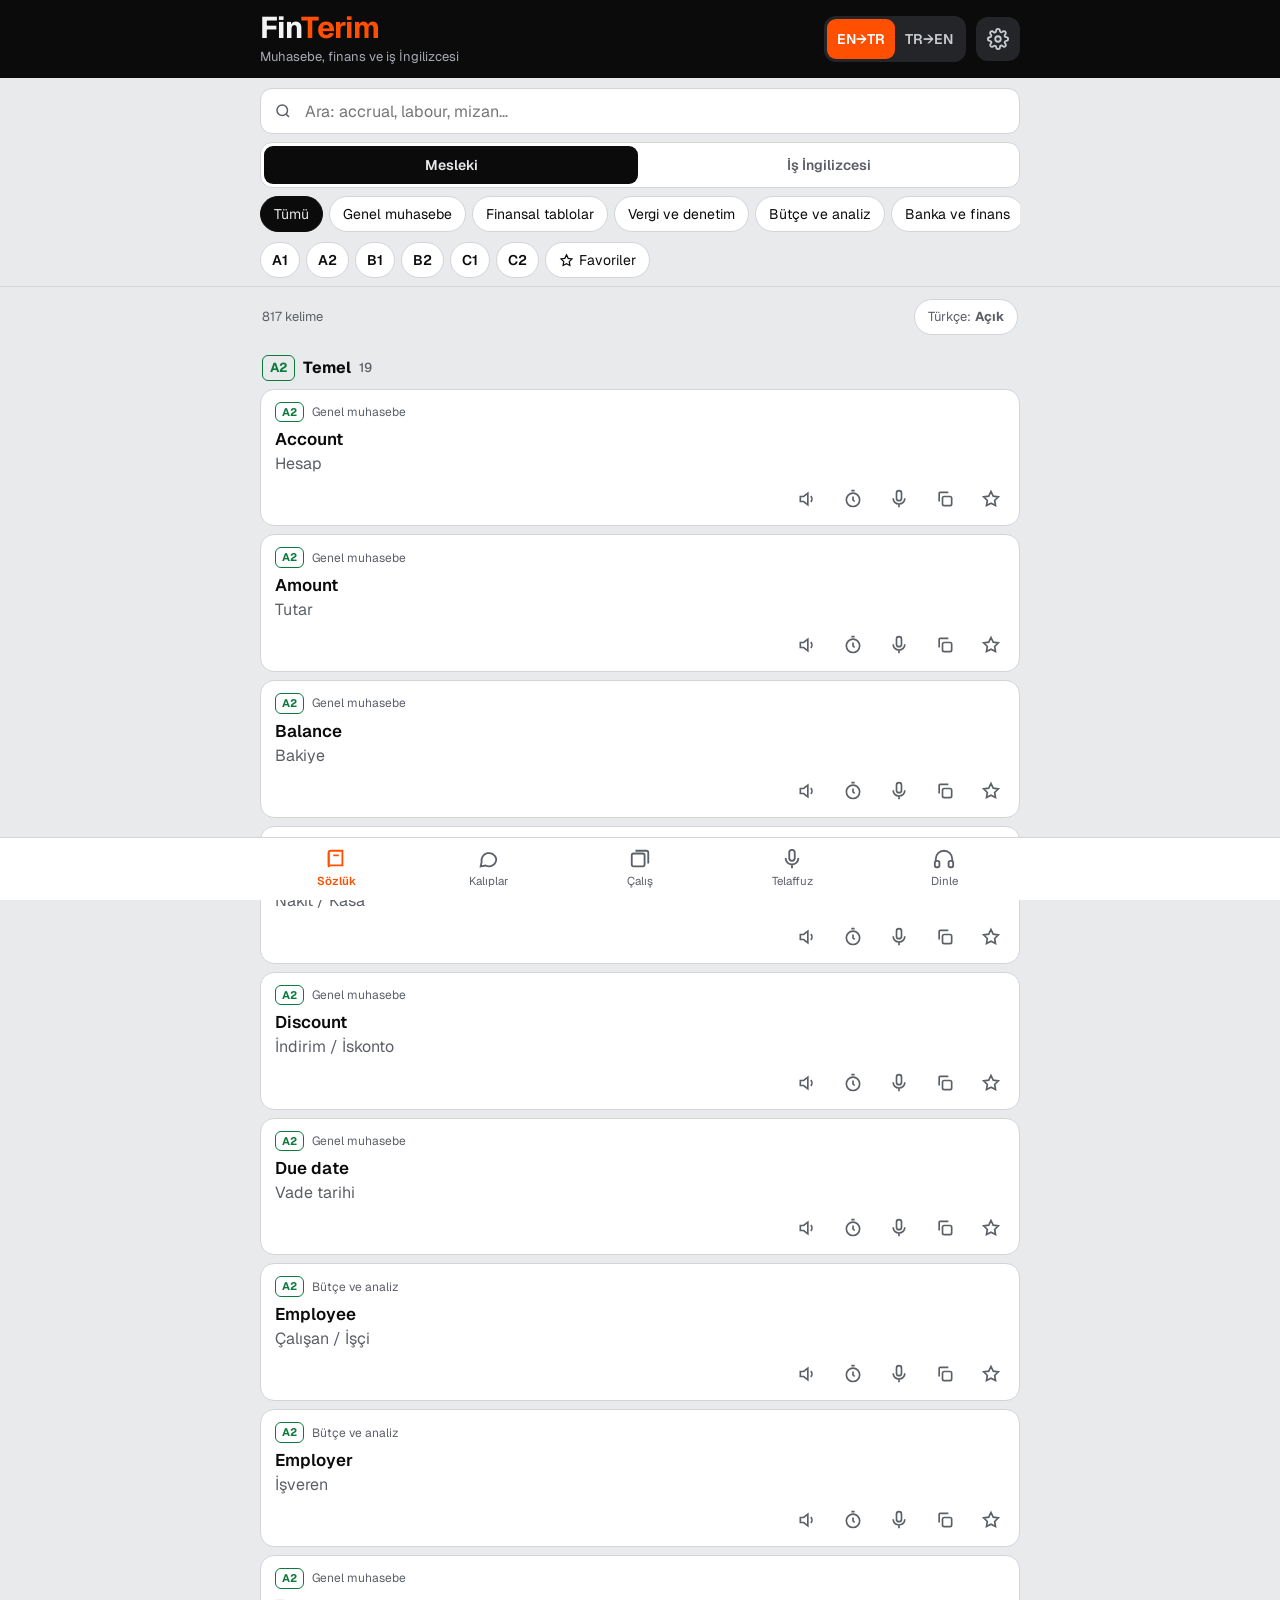
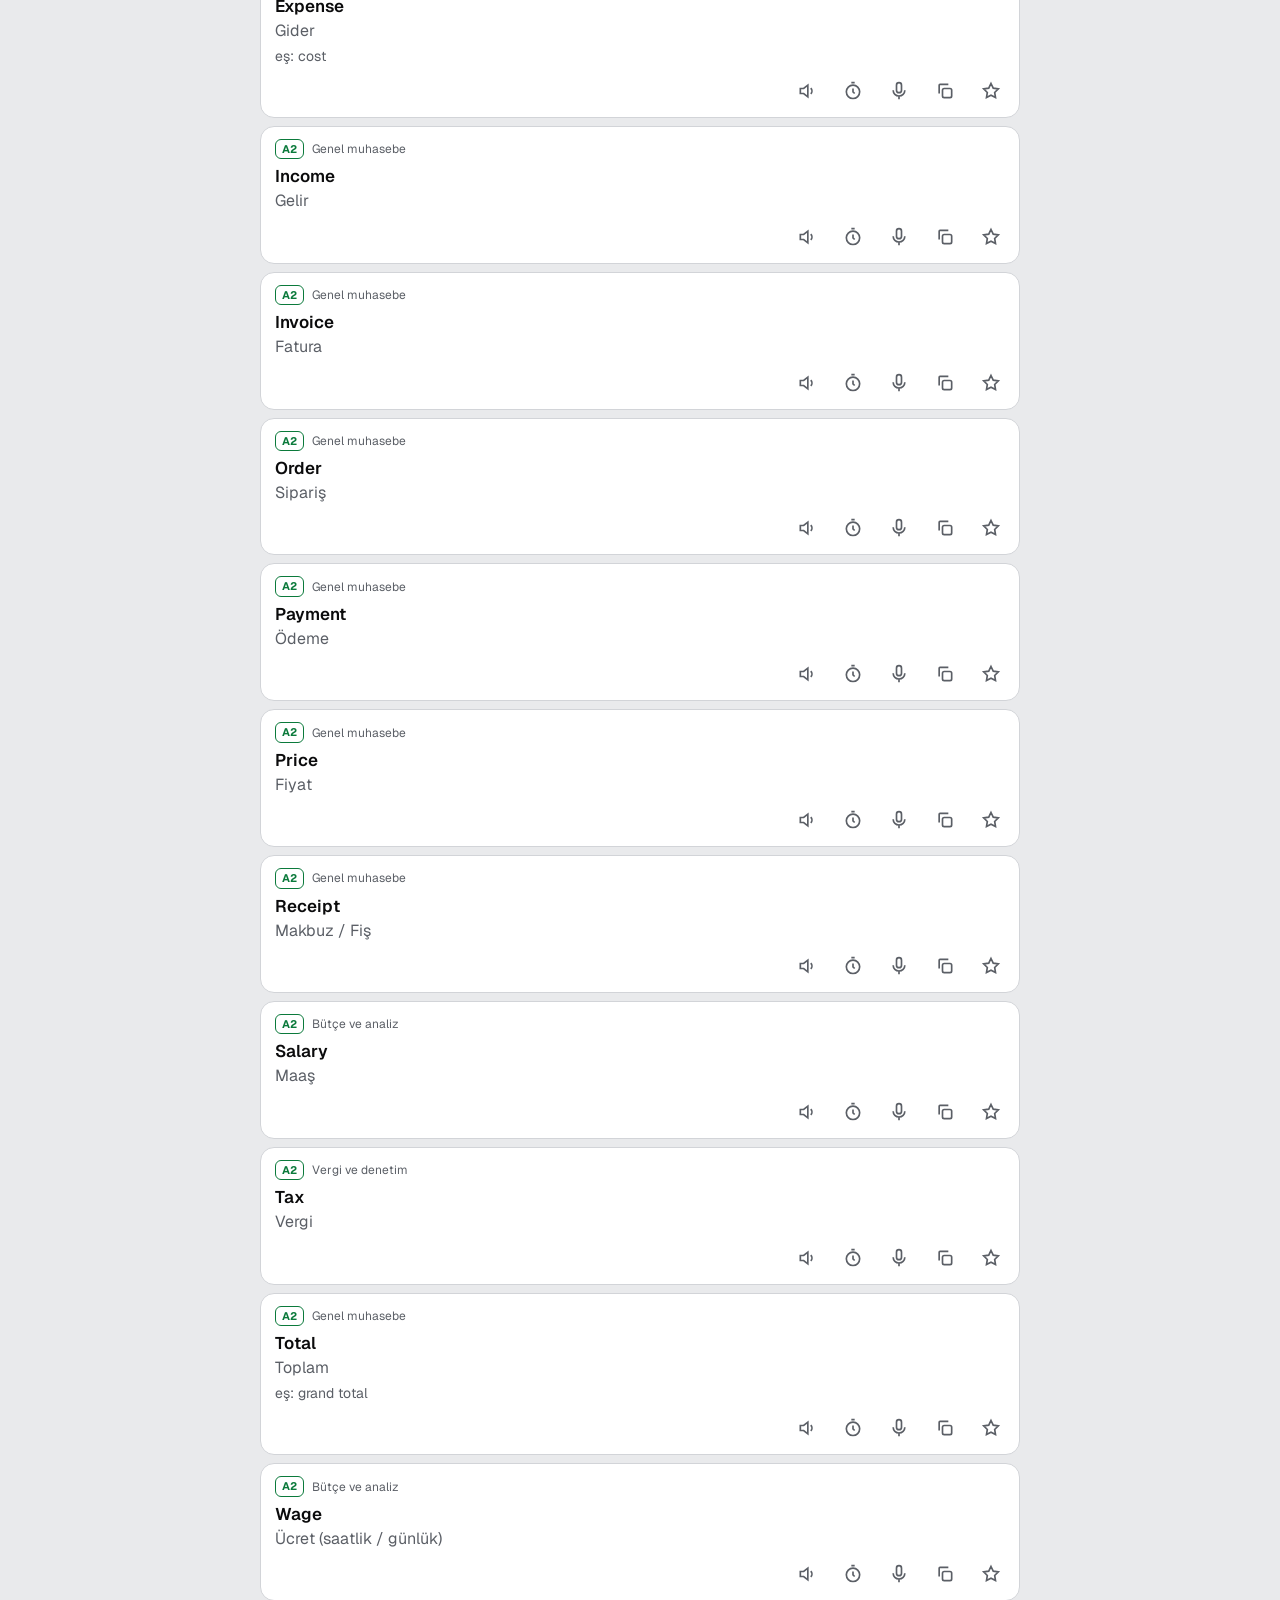
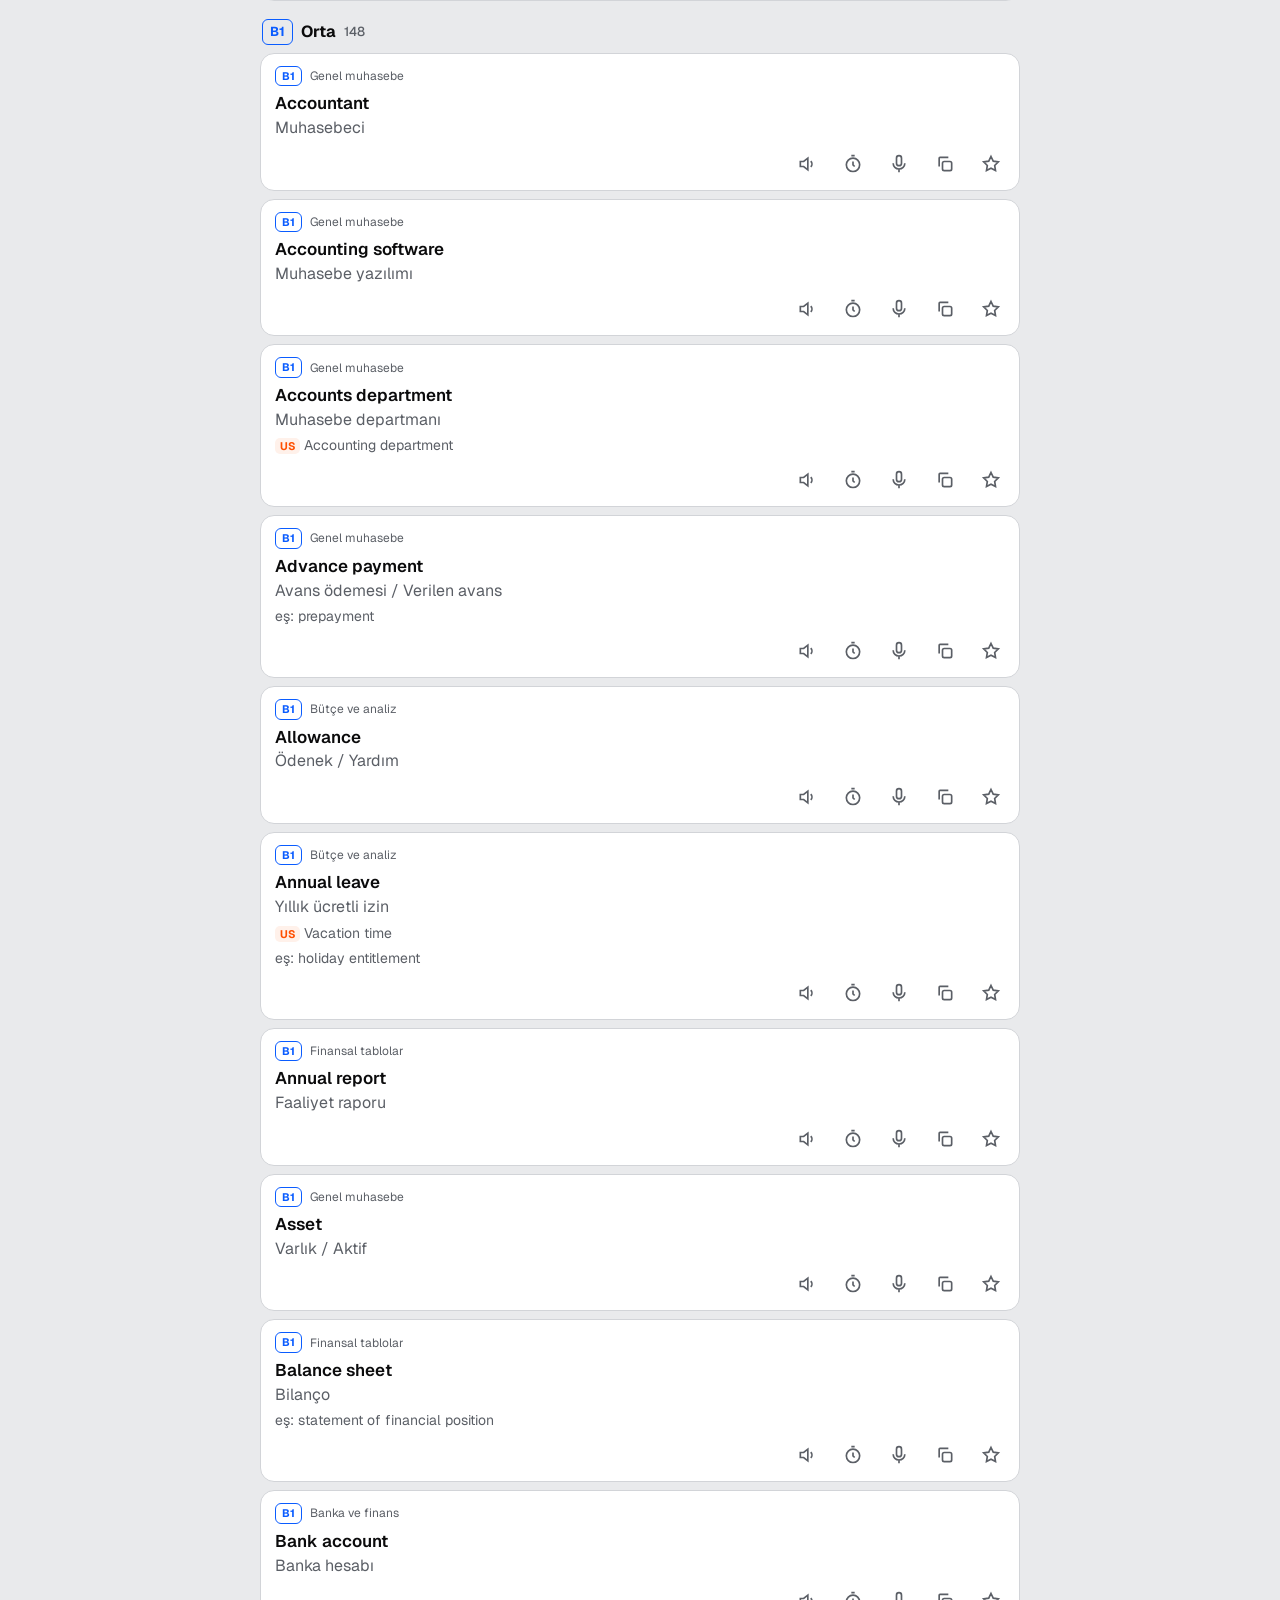
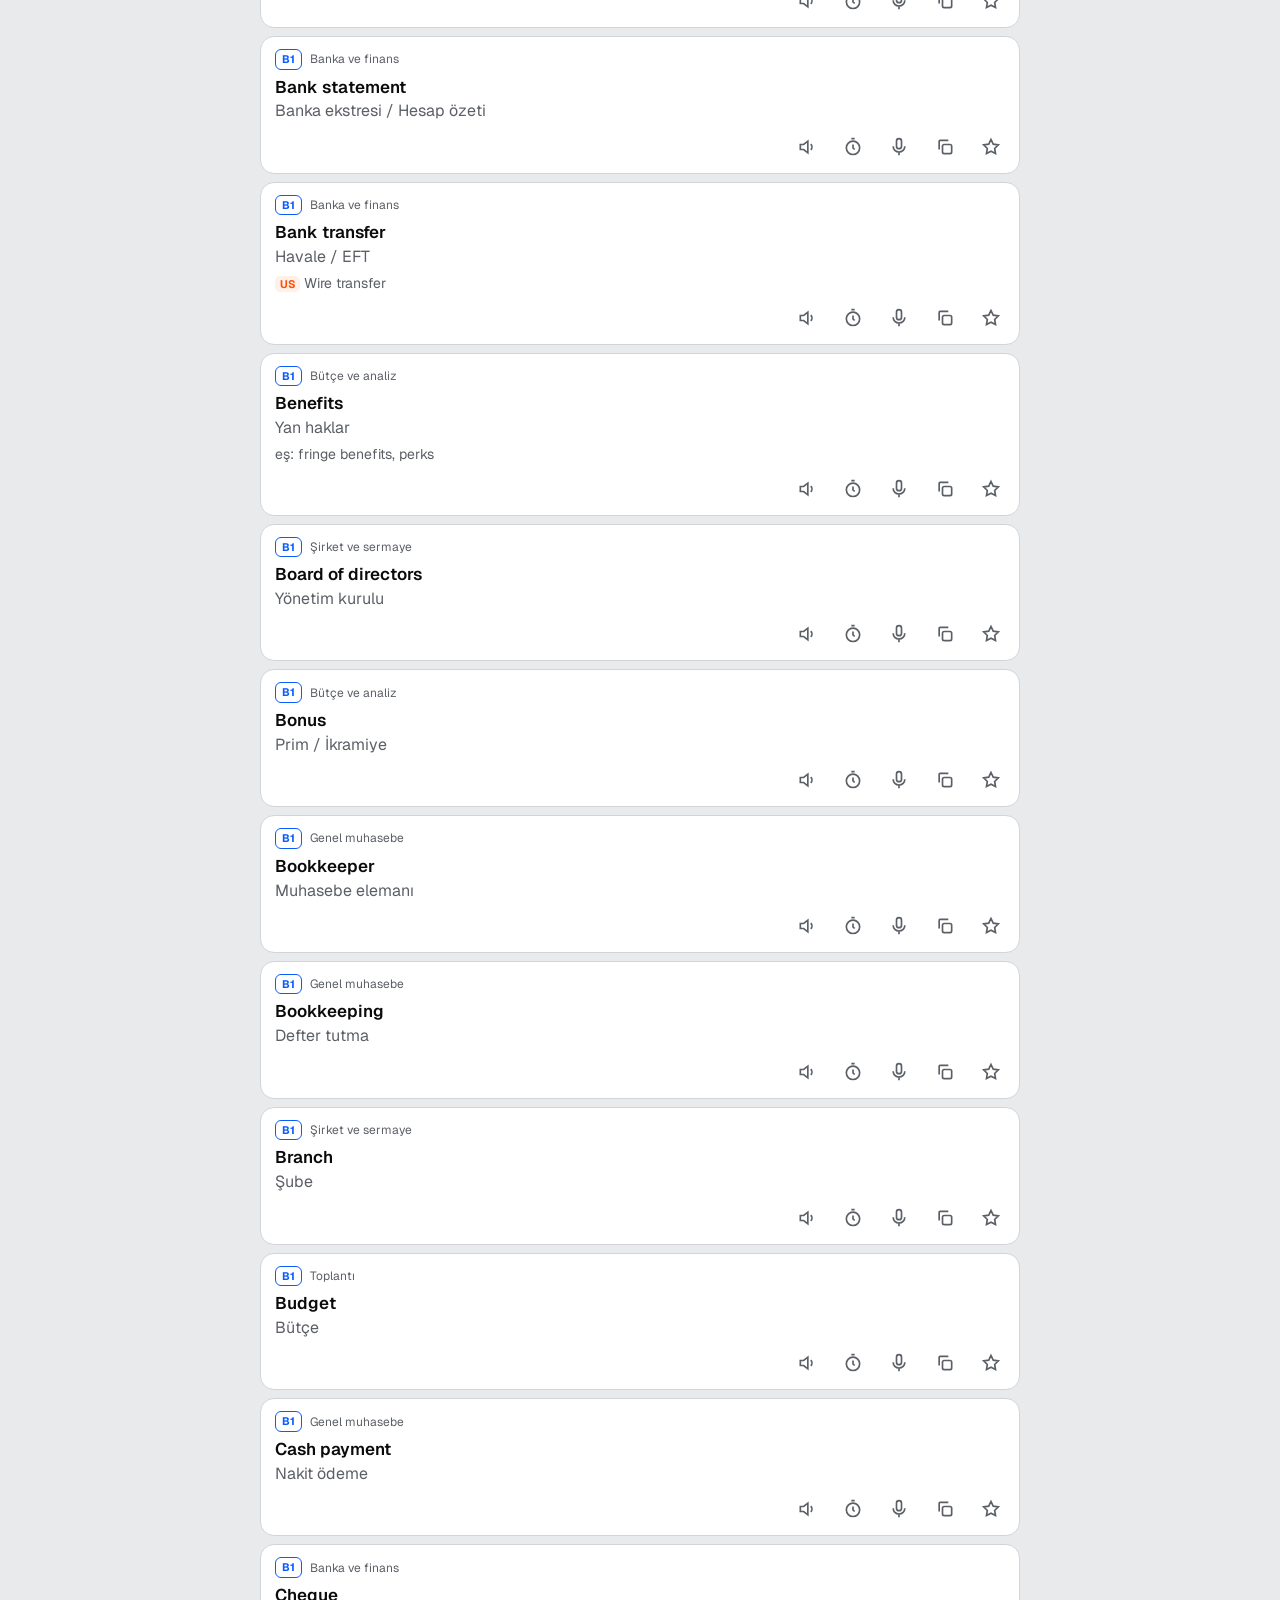
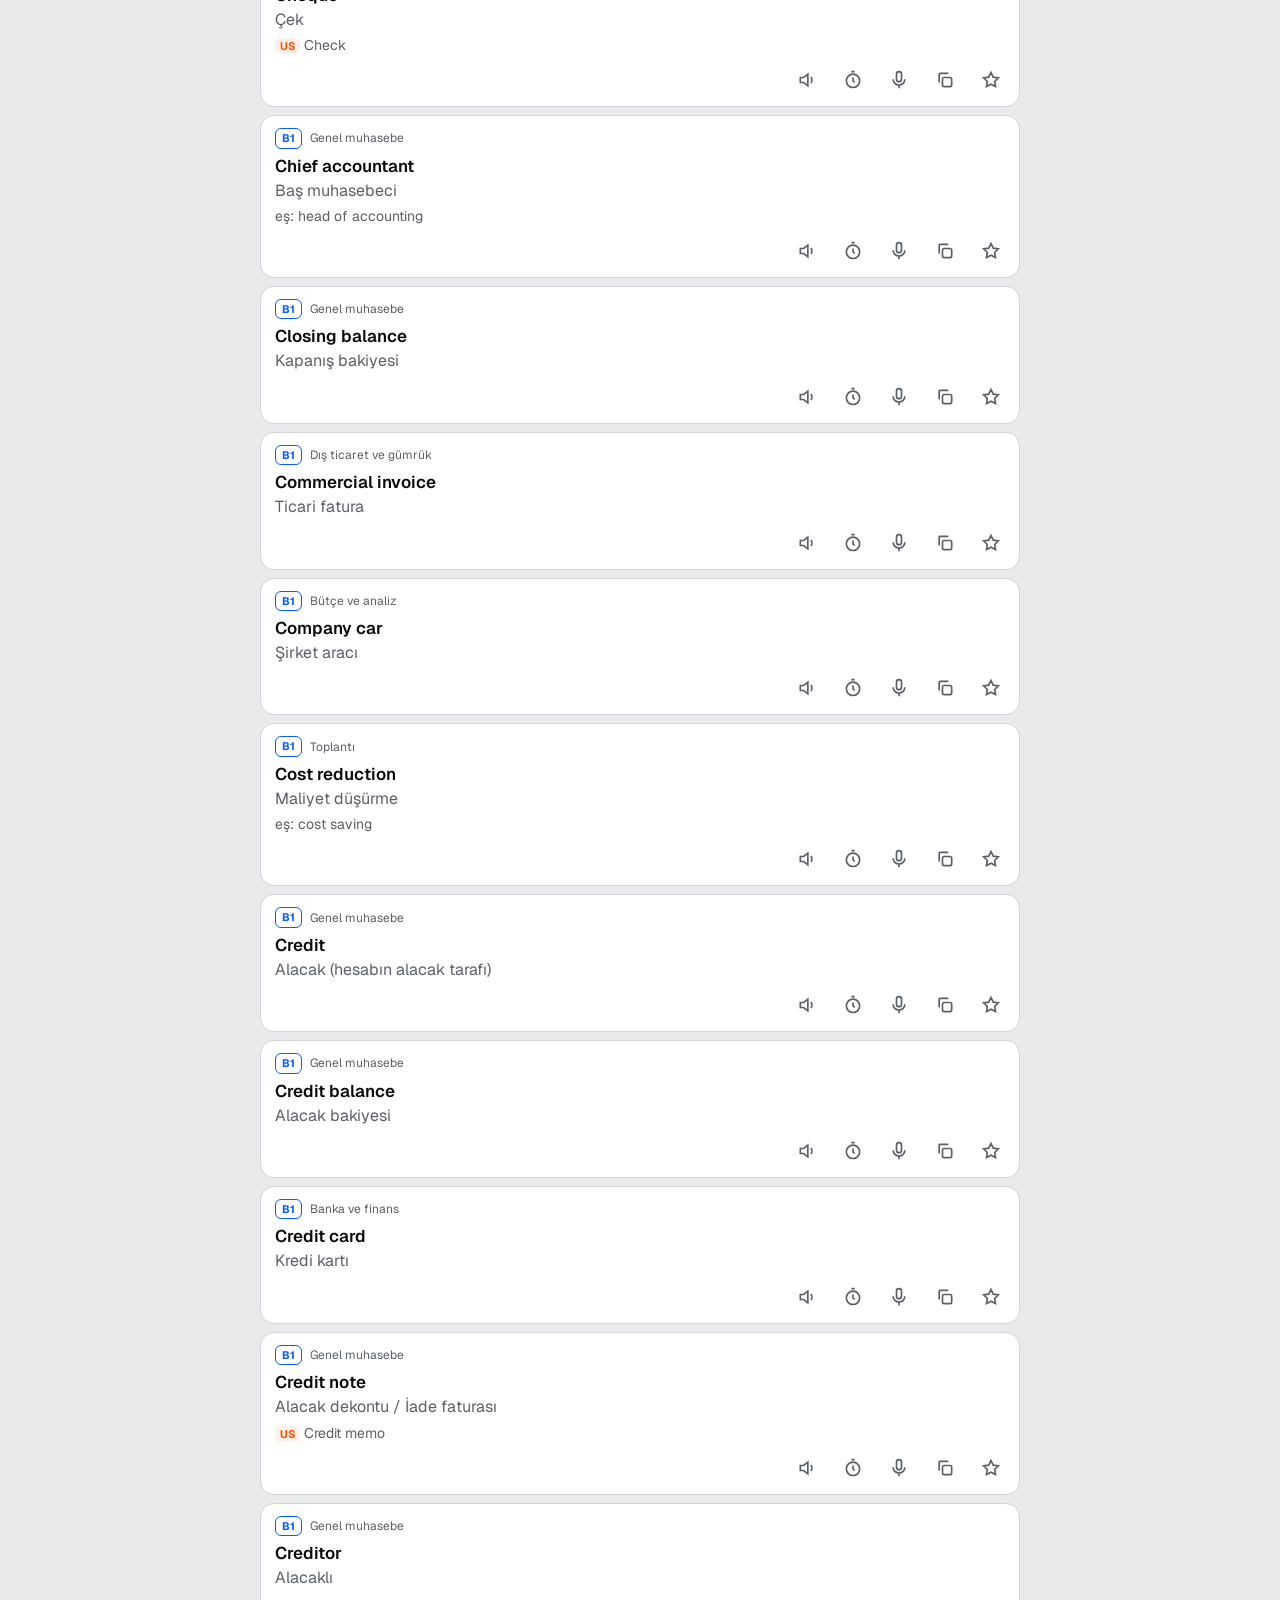
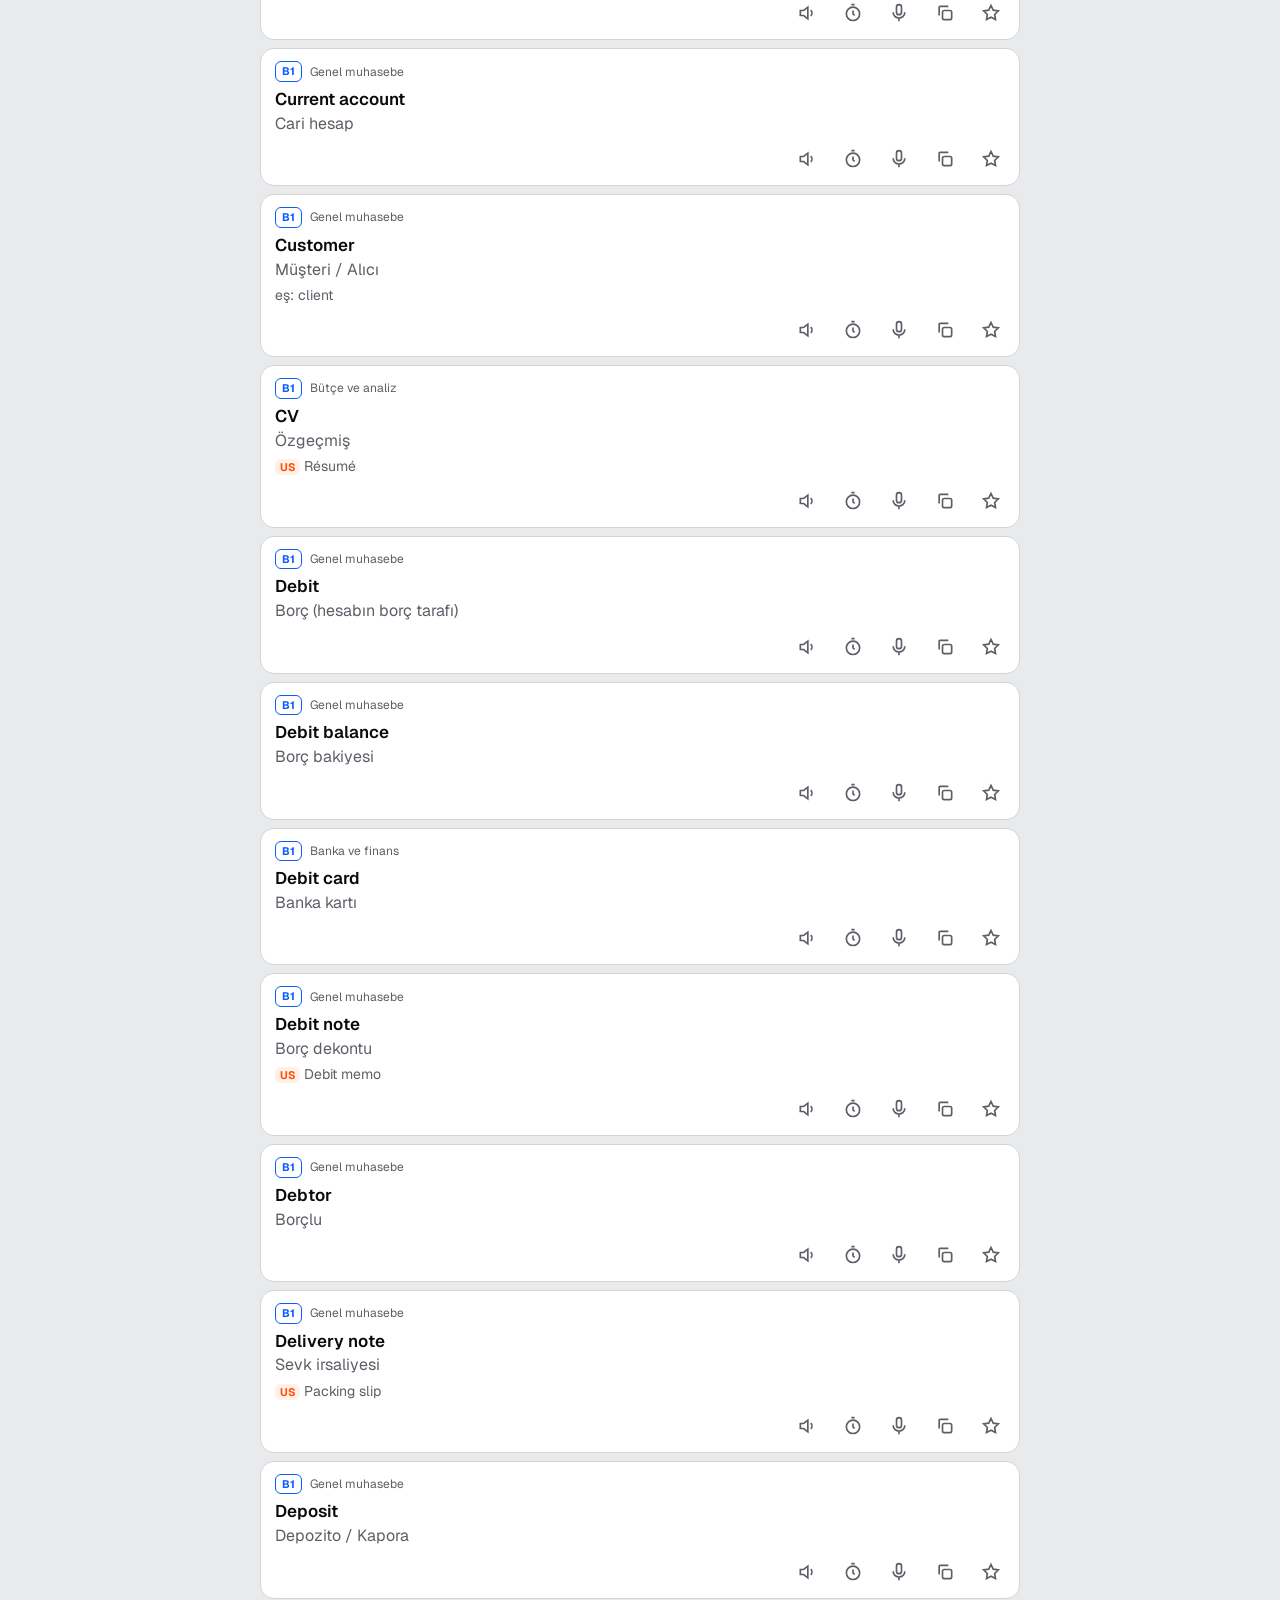
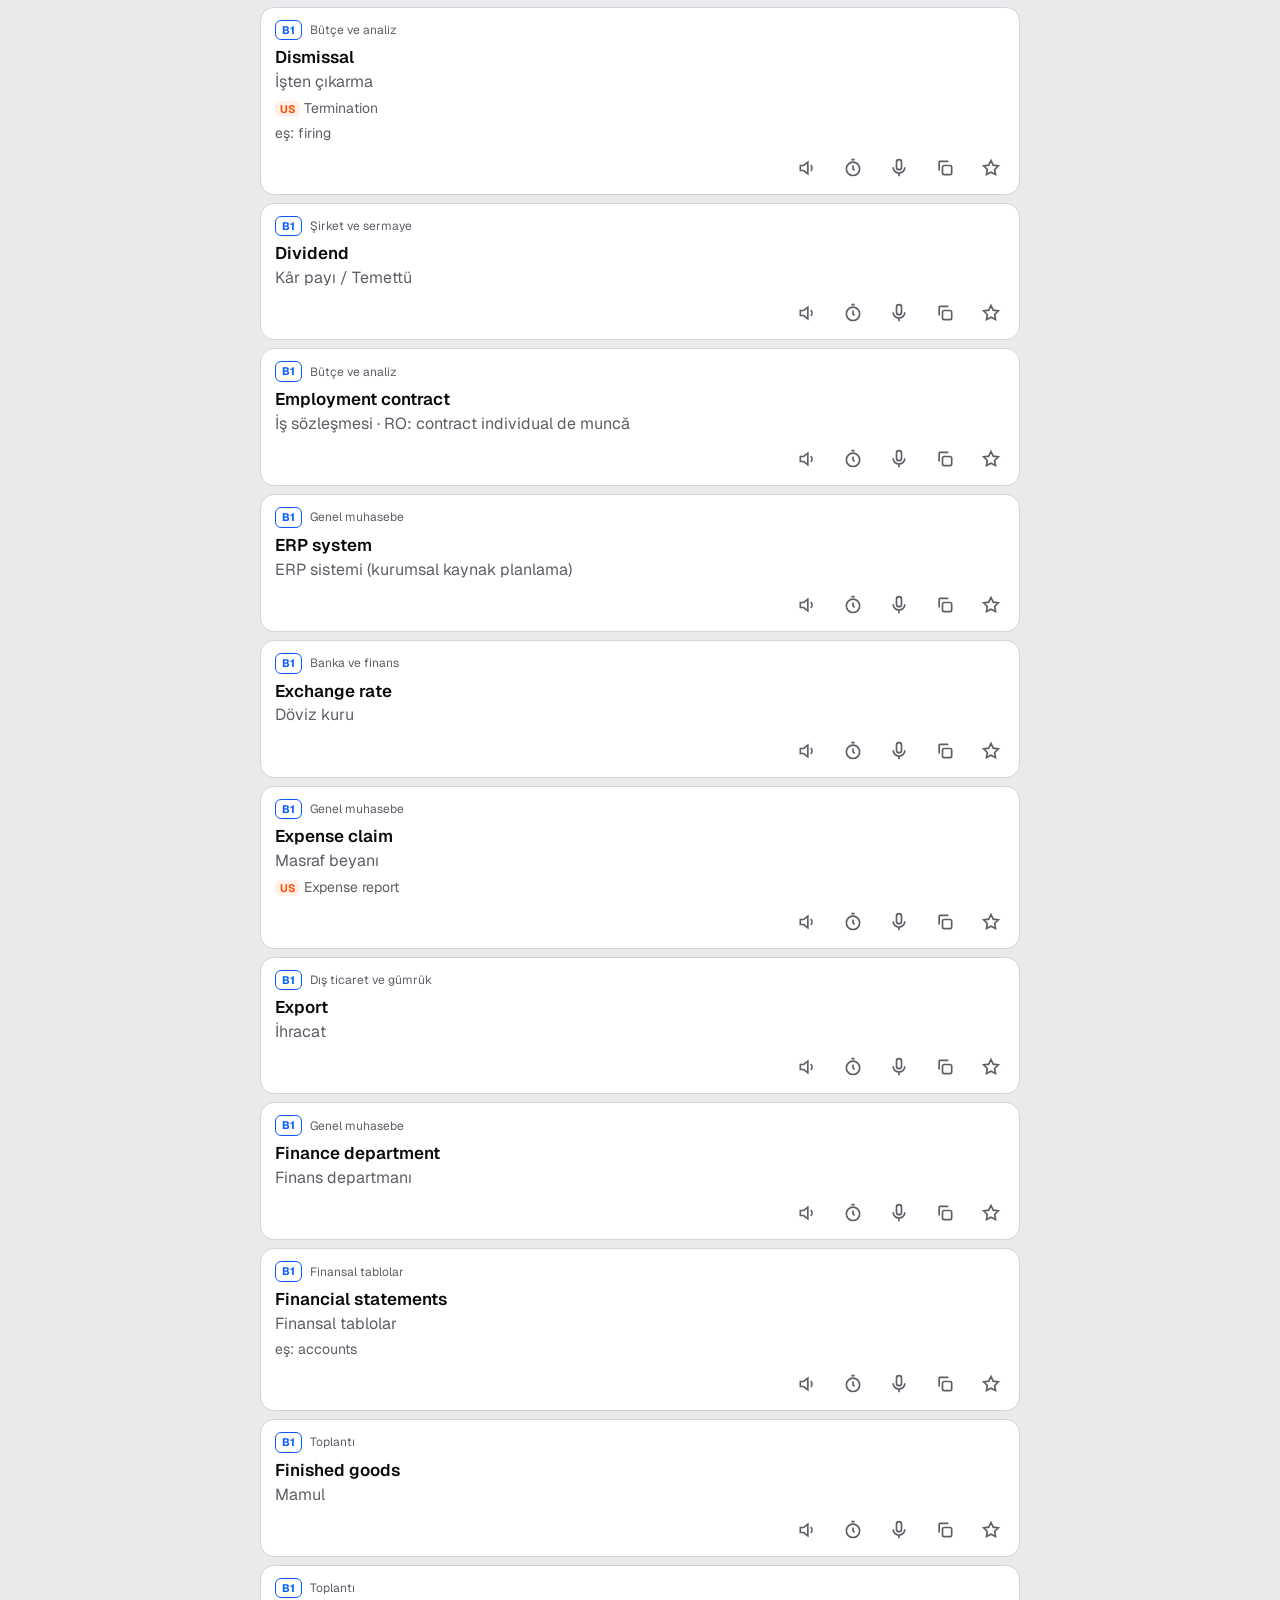
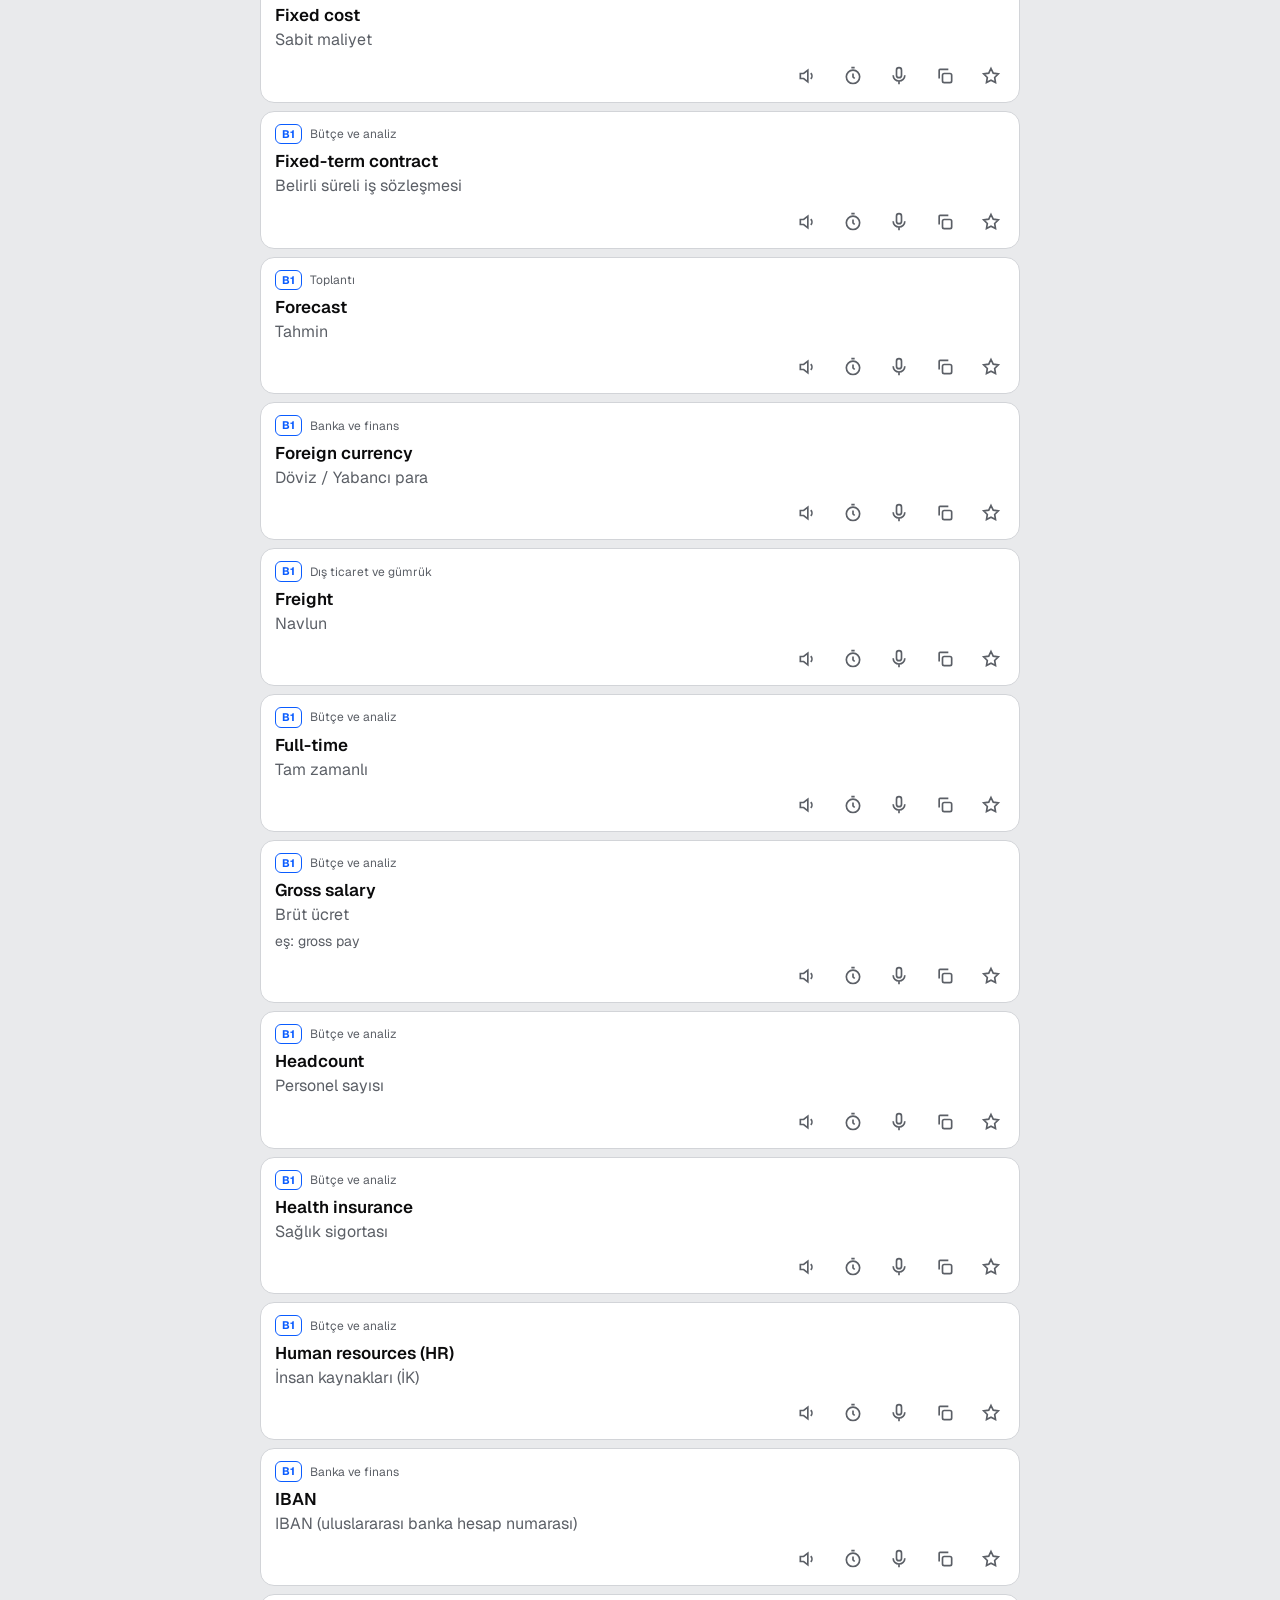
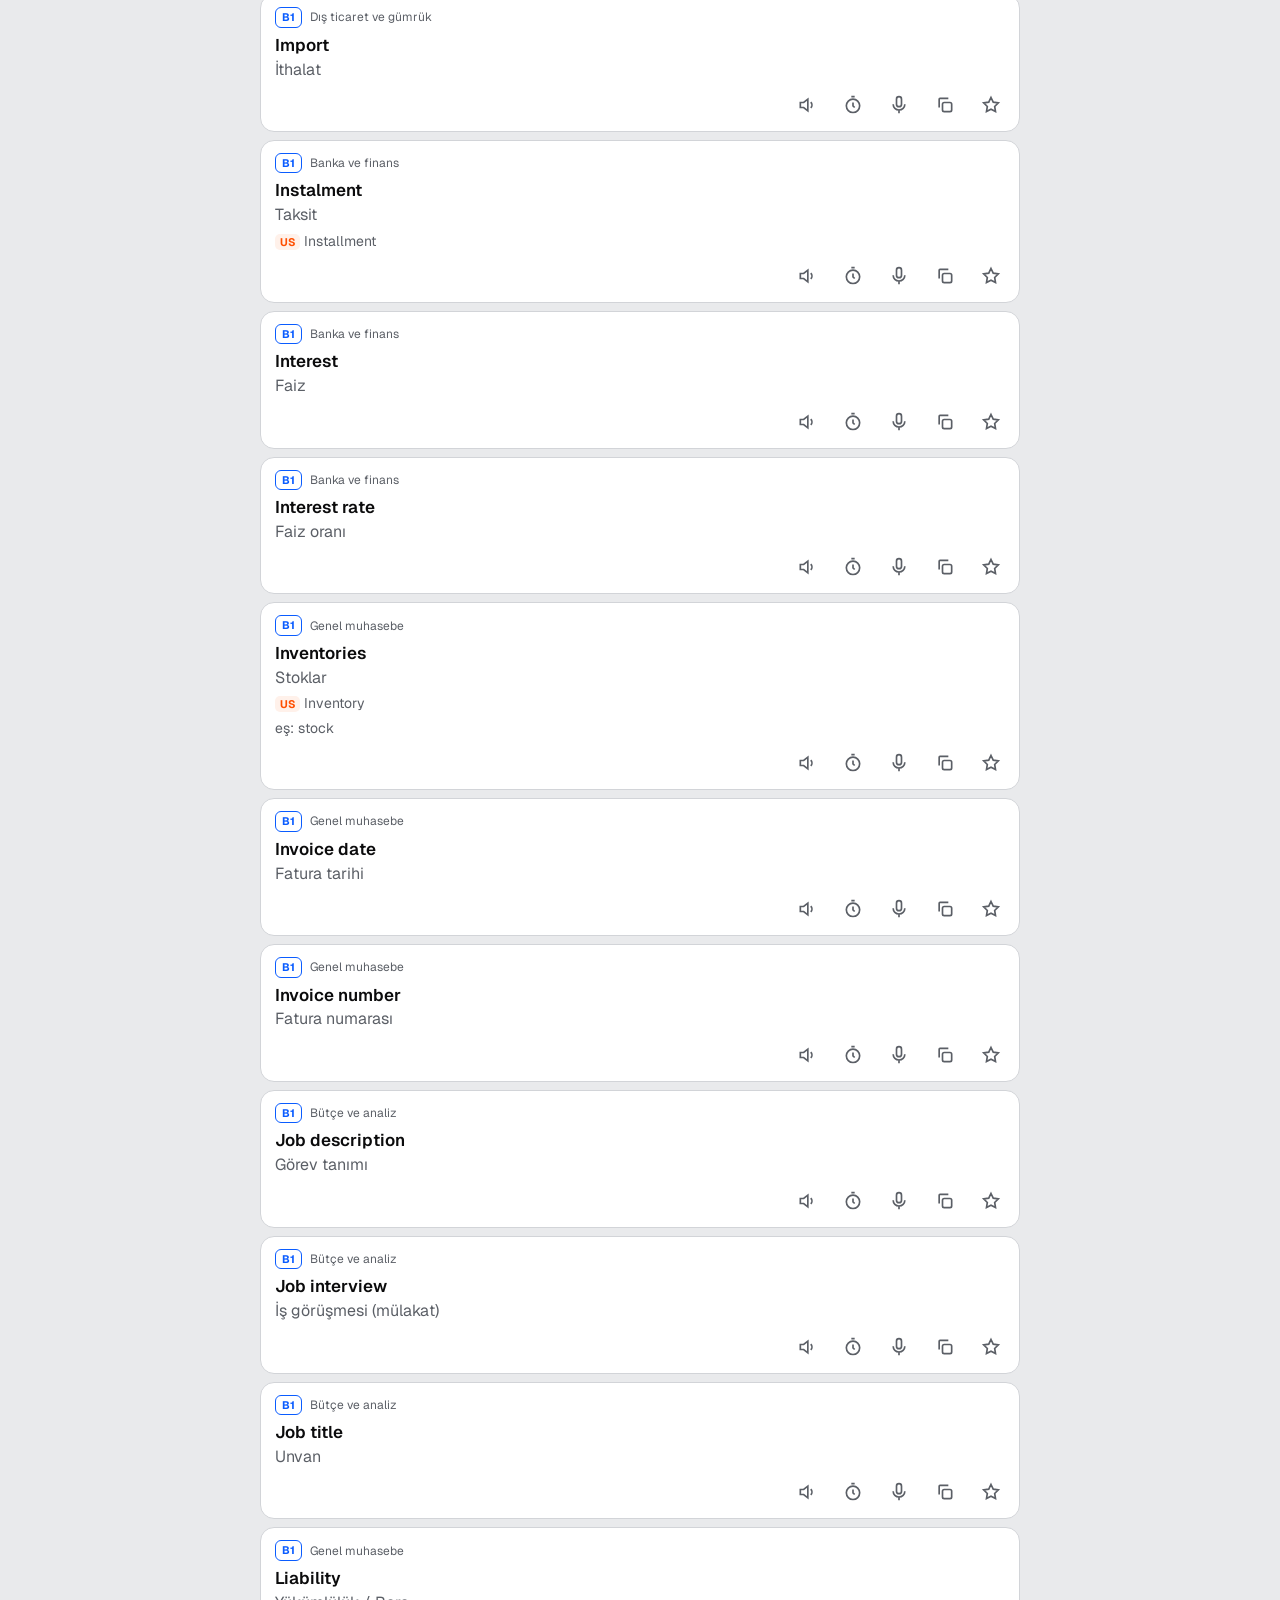
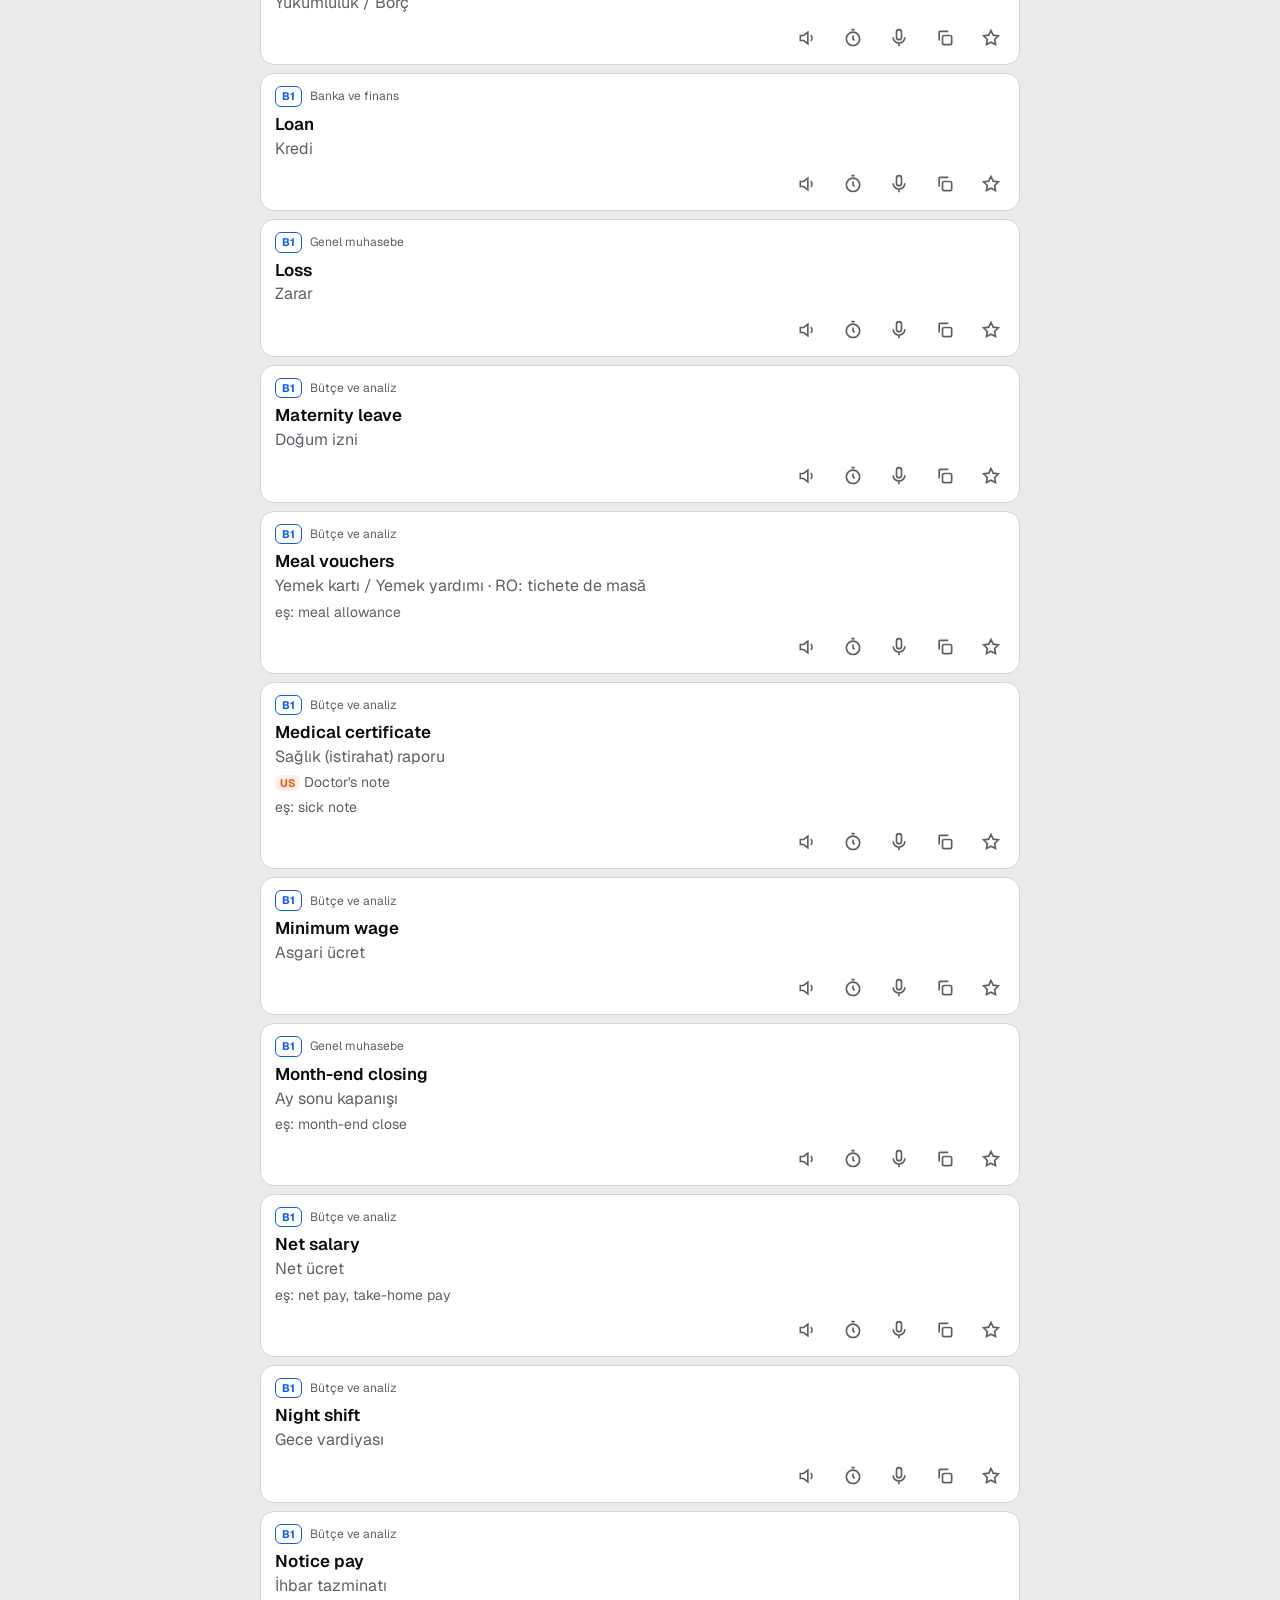
<file: index.html>
<!DOCTYPE html>
<html lang="tr">
<head>
<meta charset="utf-8">
<meta name="viewport" content="width=device-width,initial-scale=1,viewport-fit=cover">
<meta name="theme-color" content="#0b0b0c">
<meta name="apple-mobile-web-app-capable" content="yes">
<meta name="mobile-web-app-capable" content="yes">
<meta name="apple-mobile-web-app-title" content="FinTerim">
<meta name="apple-mobile-web-app-status-bar-style" content="black">
<link rel="manifest" href="manifest.webmanifest">
<link rel="icon" href="icon-192.png">
<link rel="apple-touch-icon" href="apple-touch-icon.png">
<title>FinTerim</title>
<link rel="preconnect" href="https://fonts.googleapis.com">
<link href="https://fonts.googleapis.com/css2?family=Geist:wght@400;500;600;700&display=swap" rel="stylesheet">
<link rel="stylesheet" href="app.css">
<style>:root{--acc:#ff4f00;--soft-l:#fff1ea;--soft-d:#2a1c15}</style>
<script>window.APP={"id": "fin", "name": "FinTerim", "nameHtml": "Fin<i>Terim</i>", "sub": "Muhasebe, finans ve iş İngilizcesi", "store": "finterim2", "other": {"name": "GünTerim", "href": "gun.html", "desc": "Günlük hayat İngilizcesi"}, "data": {"t": "terms.txt", "p": "phrases.txt"}, "tSec": [["pro", "Mesleki", ["G", "F", "V", "B", "K", "D", "T", "M", "Y"]], ["biz", "İş İngilizcesi", ["WF1", "WF2", "WF3", "WF4"]]], "pSec": [["biz", "İş", ["E", "M", "P", "Q", "A", "O", "V", "H", "K", "B", "D", "N"]], ["tool", "Konuşma araçları", ["f_cond", "f_tlink", "f_why", "f_contr", "f_purp", "f_ref"]]], "labels": {"G": "Genel muhasebe", "F": "Finansal tablolar", "V": "Vergi ve denetim", "B": "Bütçe ve analiz", "K": "Banka ve finans", "D": "Dış ticaret", "T": "Dış ticaret ve gümrük", "M": "Toplantı", "Y": "Şirket ve sermaye", "WF1": "Ofis ve iş", "WF2": "İş fiilleri", "WF3": "Resmî sıfat ve zarflar", "WF4": "Resmî bağlantı sözcükleri", "E": "E-posta", "P": "Telefon ve online görüşme", "Q": "Ofiste gündelik", "A": "Ay sonu ve raporlama", "O": "Ödeme ve tahsilat", "H": "Bordro ve İK", "N": "Müzakere ve rica", "f_cond": "Koşul söylemek", "f_tlink": "Zamanı bağlamak", "f_why": "Sebep söylemek", "f_contr": "Karşıtlık", "f_purp": "Amaç ve önlem", "f_ref": "Söze bağlamak"}, "tr": {"t": "on", "p": "tap", "s": "tap", "r": "tap", "l": "tap"}, "ph": {"t": "Ara: accrual, labour, mizan…", "p": "Ara: invoice, unless, ödeme…"}, "levelNote": "Muhasebe, vergi, bordro ve finans terimlerinin resmî bir CEFR seviyesi yoktur; bu gruplardaki A1–C2 seviyeleri iş İngilizcesindeki zorluk derecesine göre yapılmış uzman değerlendirmesidir. Genel iş kelimeleri ve kalıplarında genel CEFR düzeyi esas alınmıştır."};</script>
<script src="app.js" defer></script>
</head>
<body><noscript>Bu uygulama için JavaScript gerekir.</noscript></body>
</html>
</file>
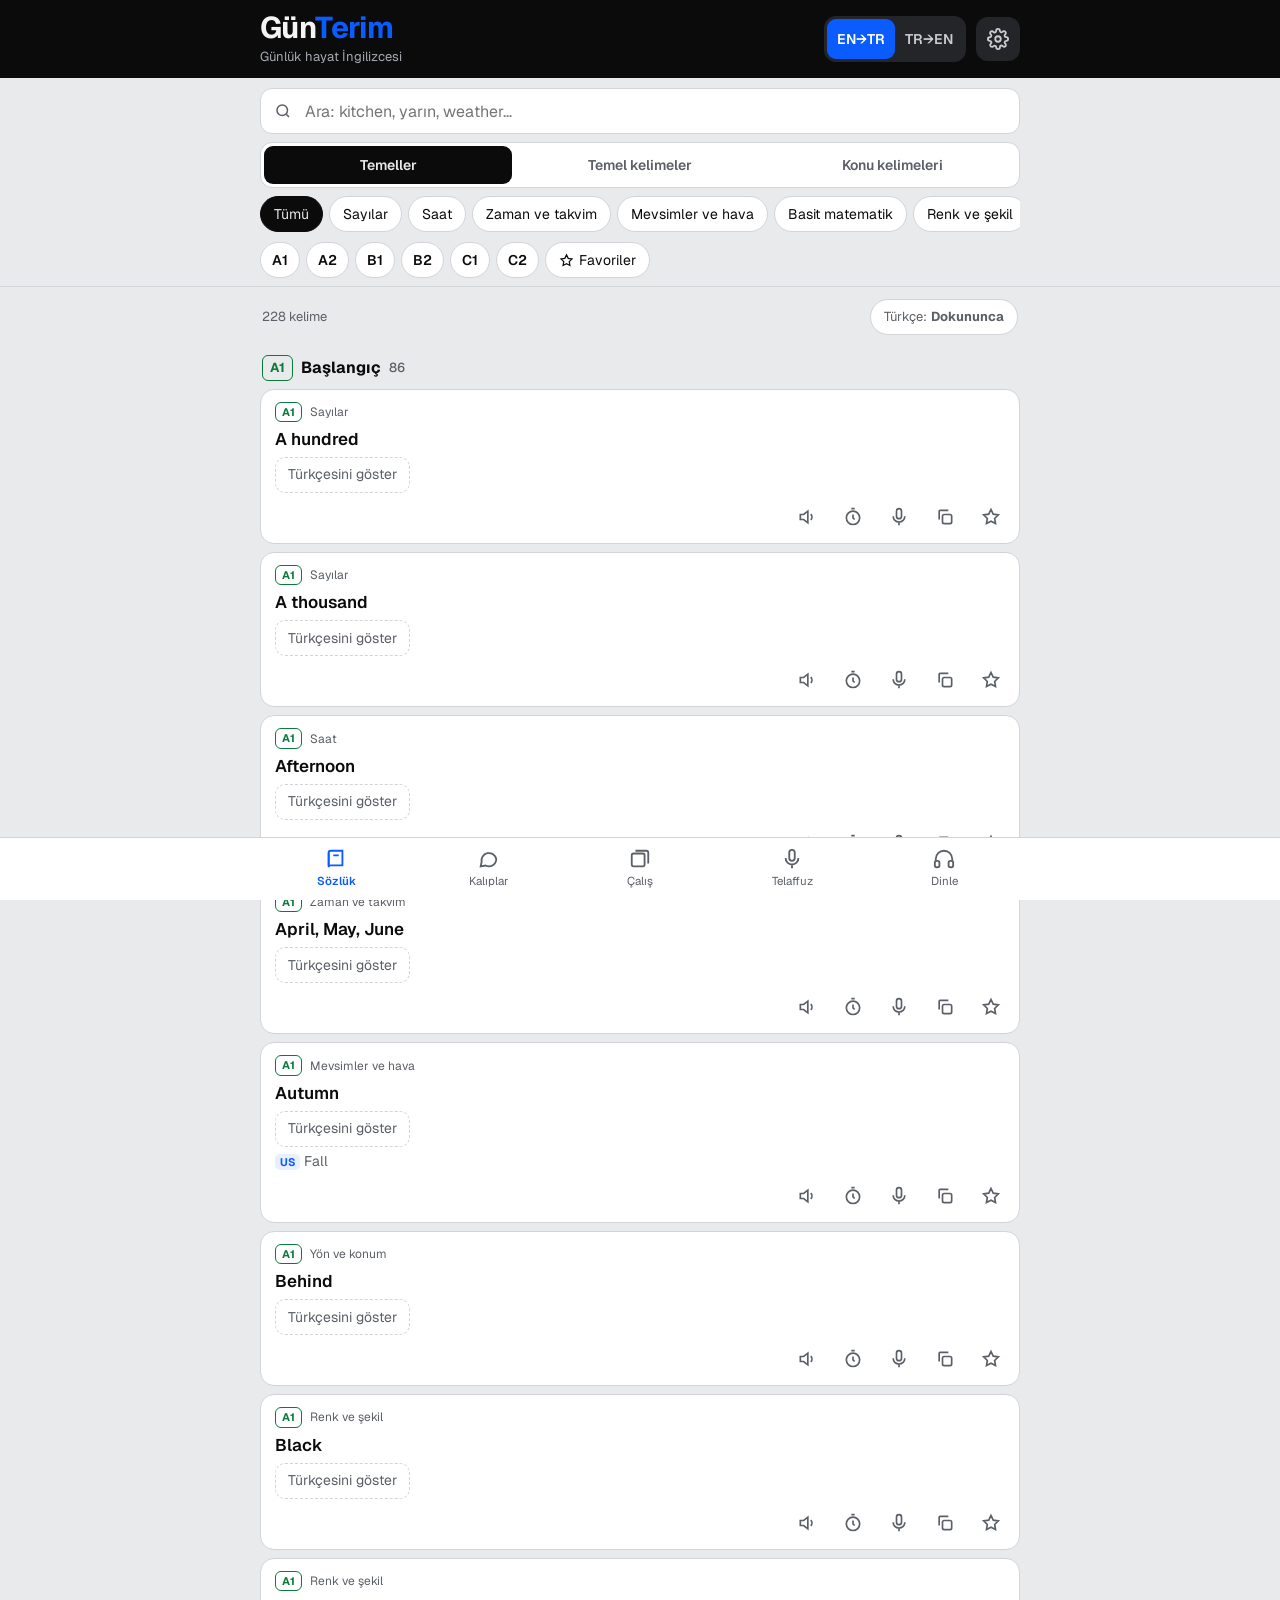
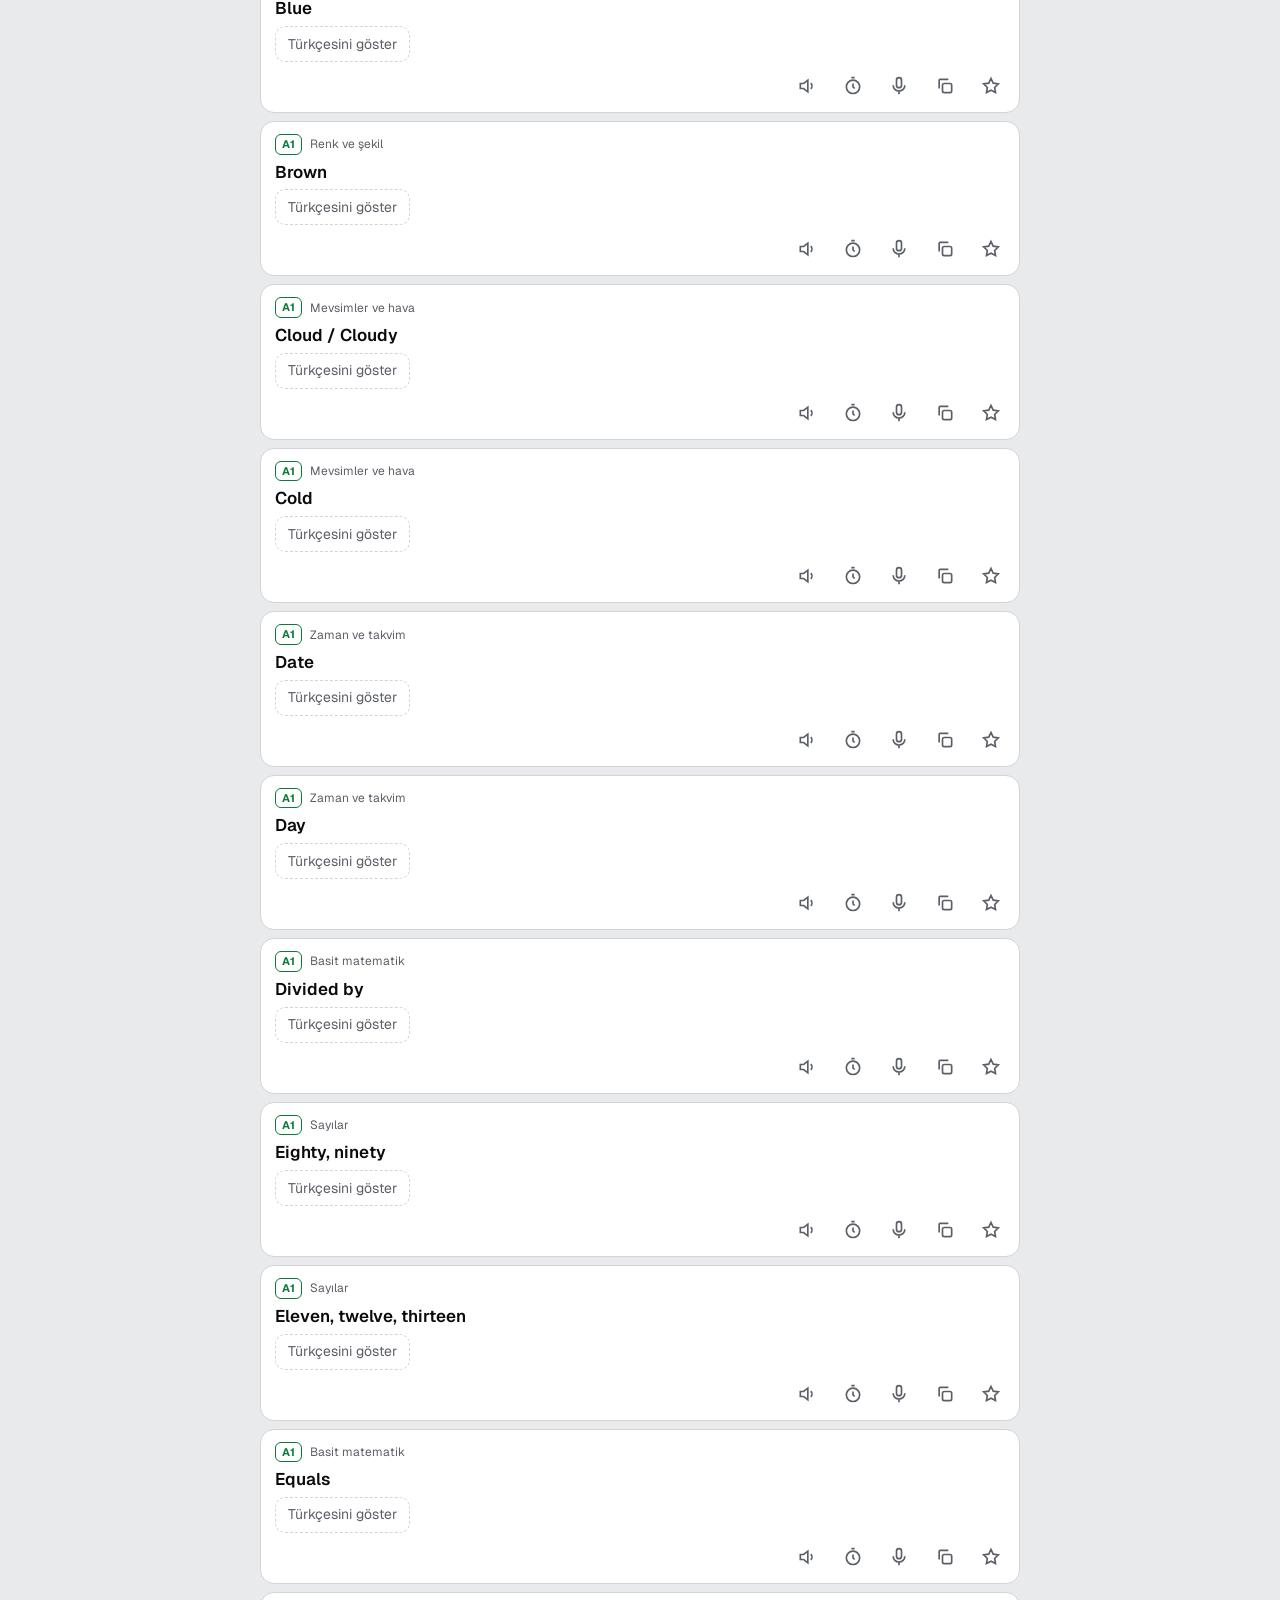
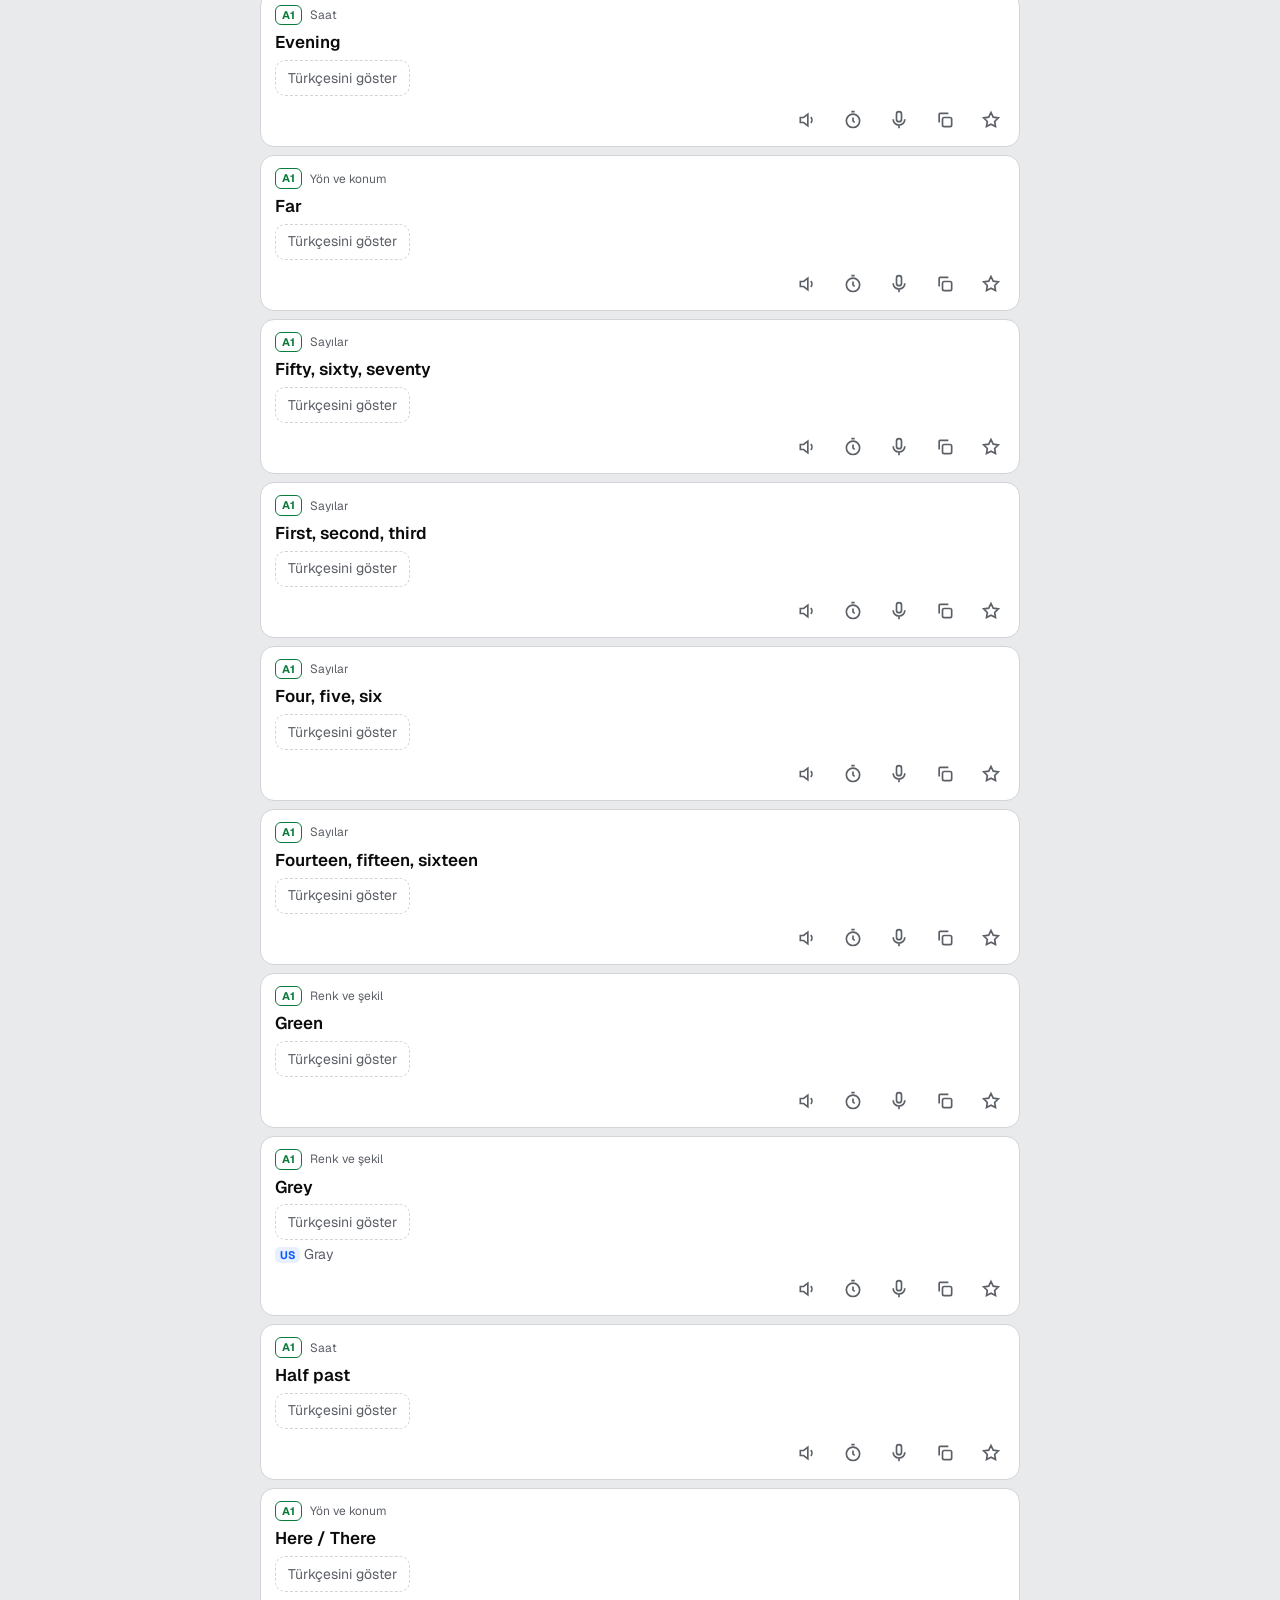
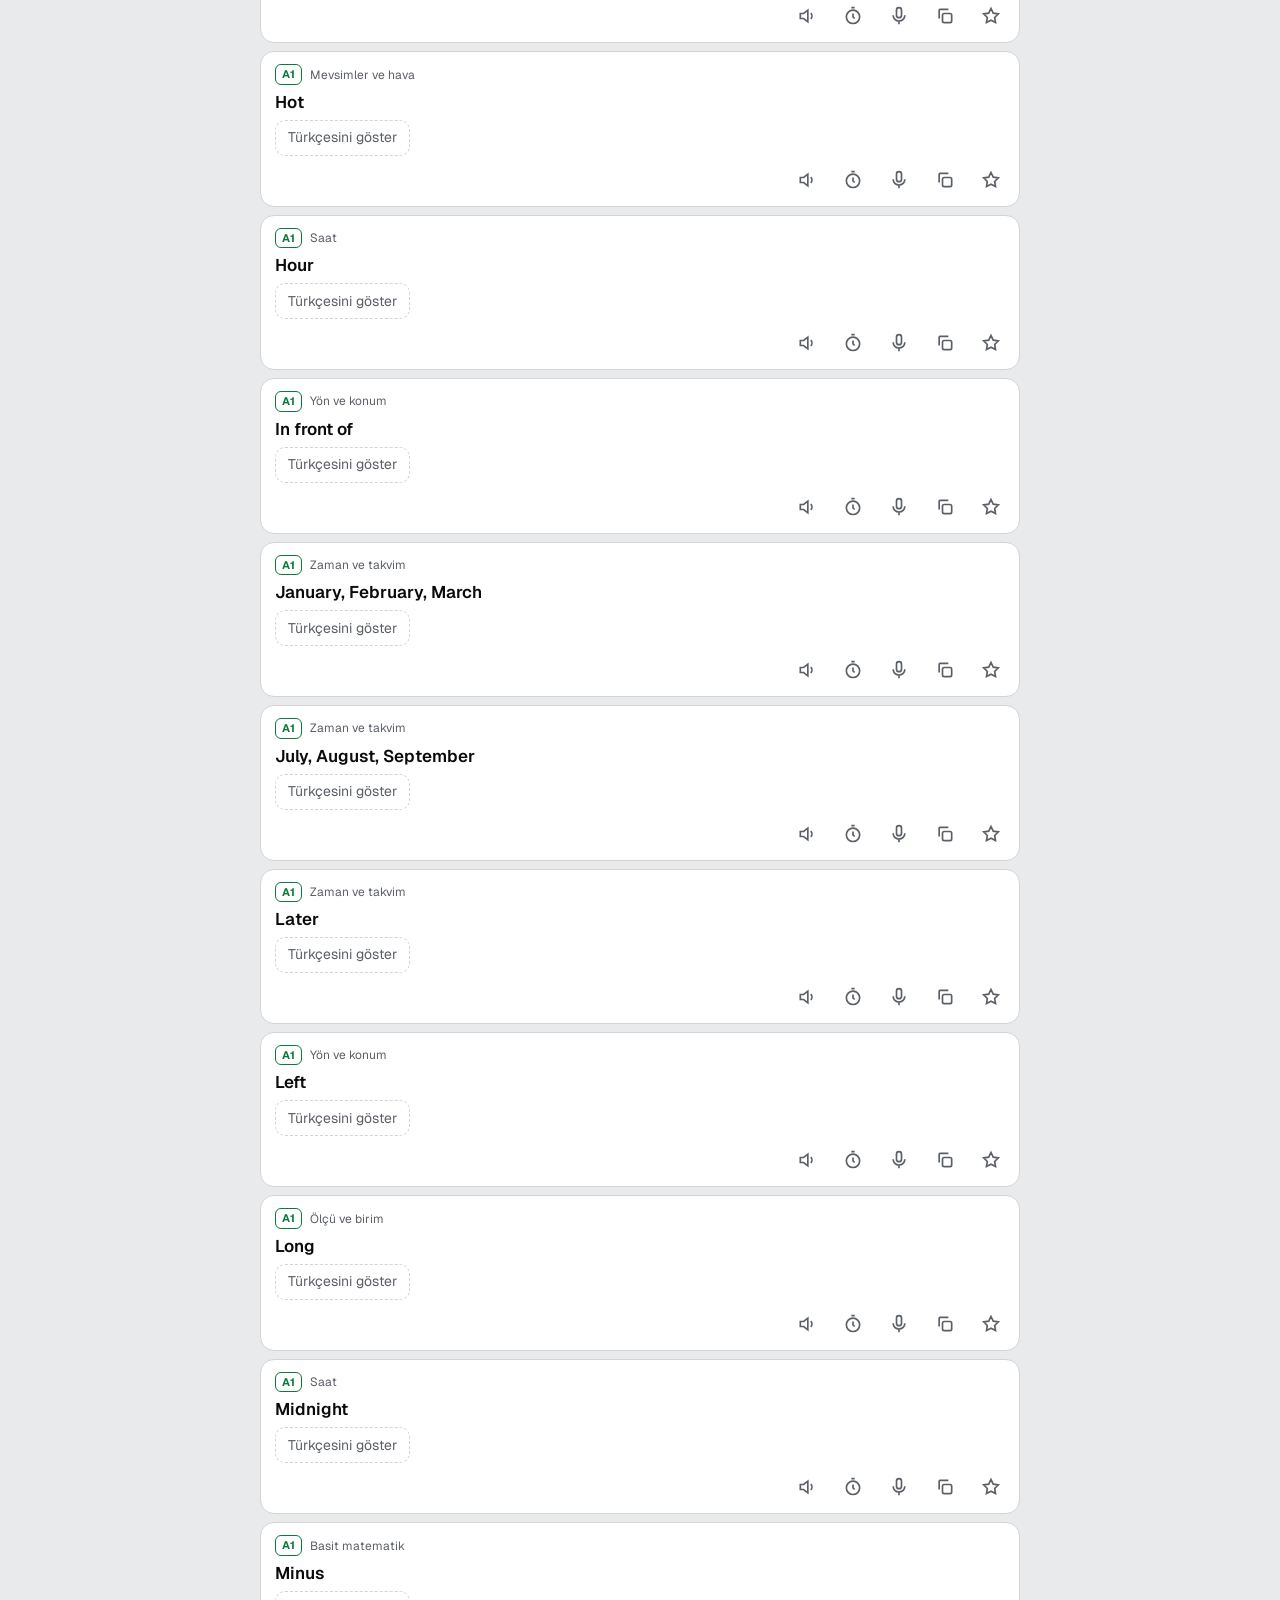
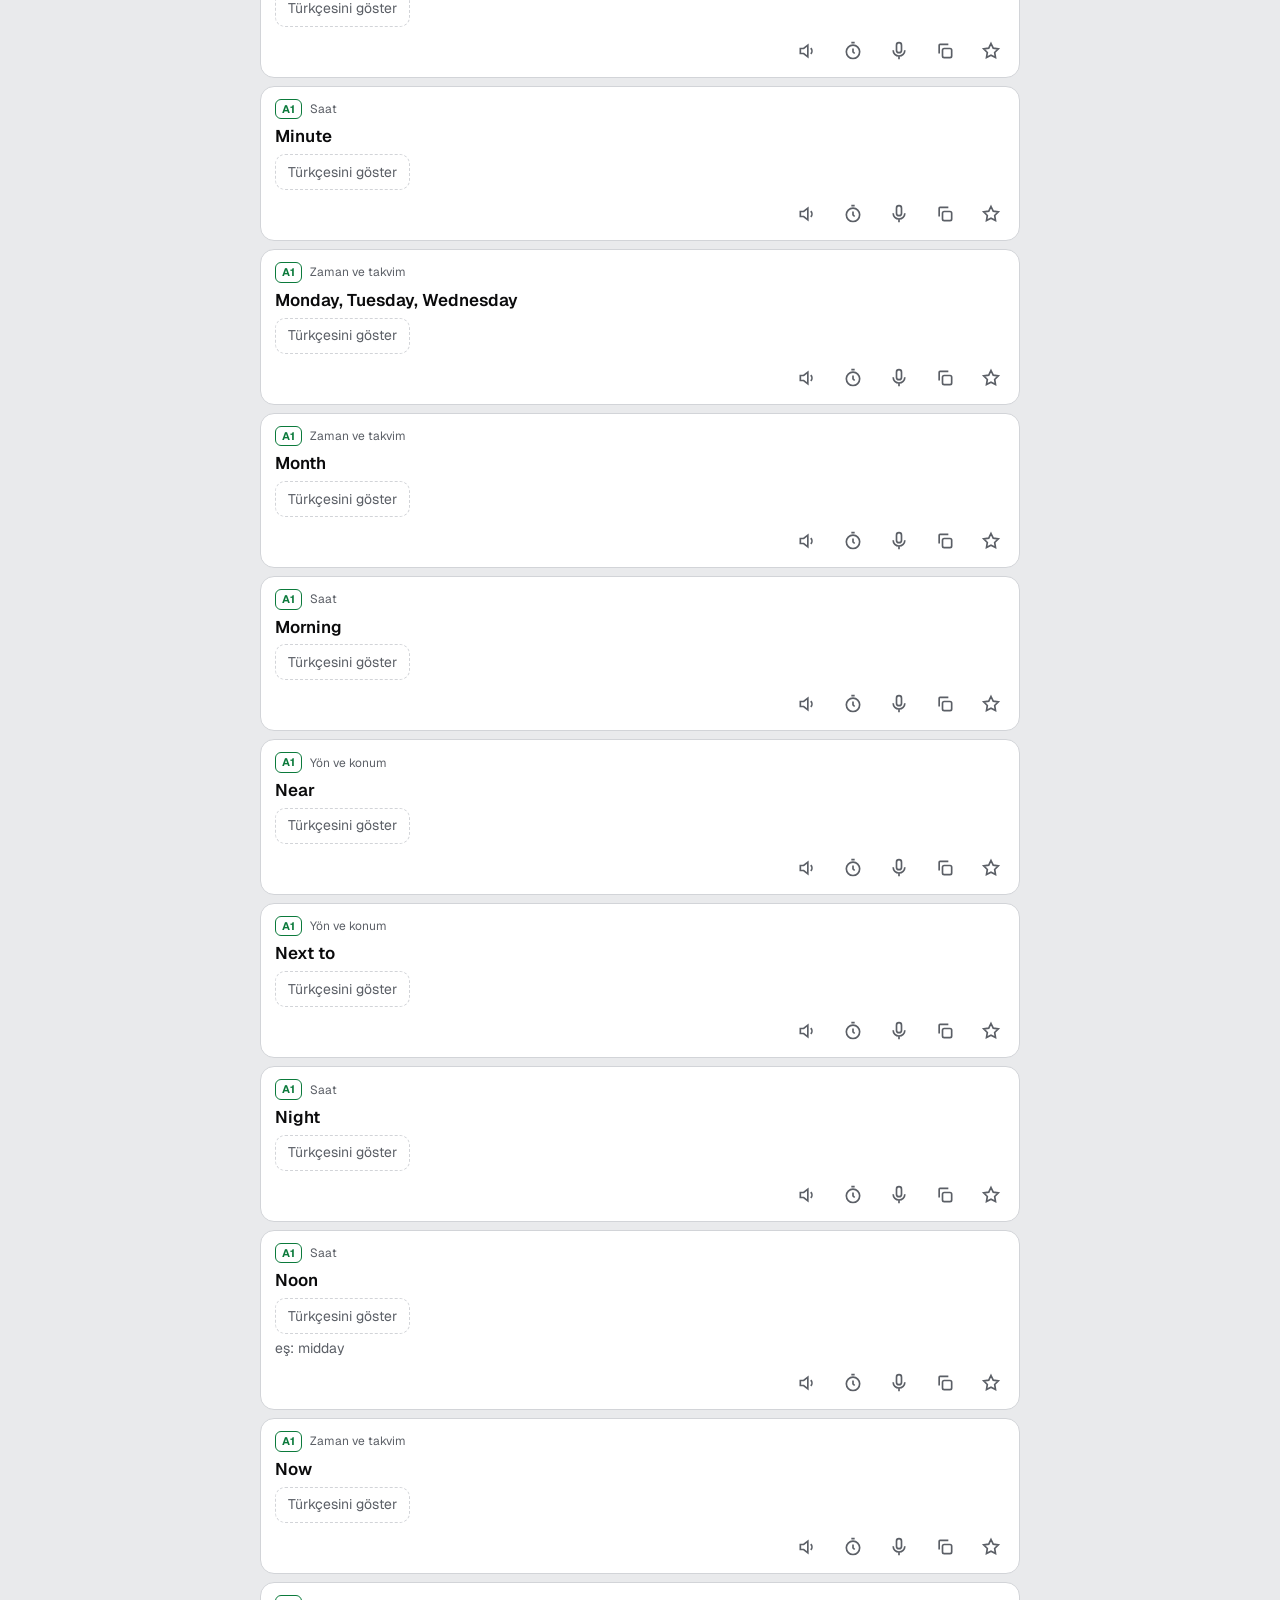
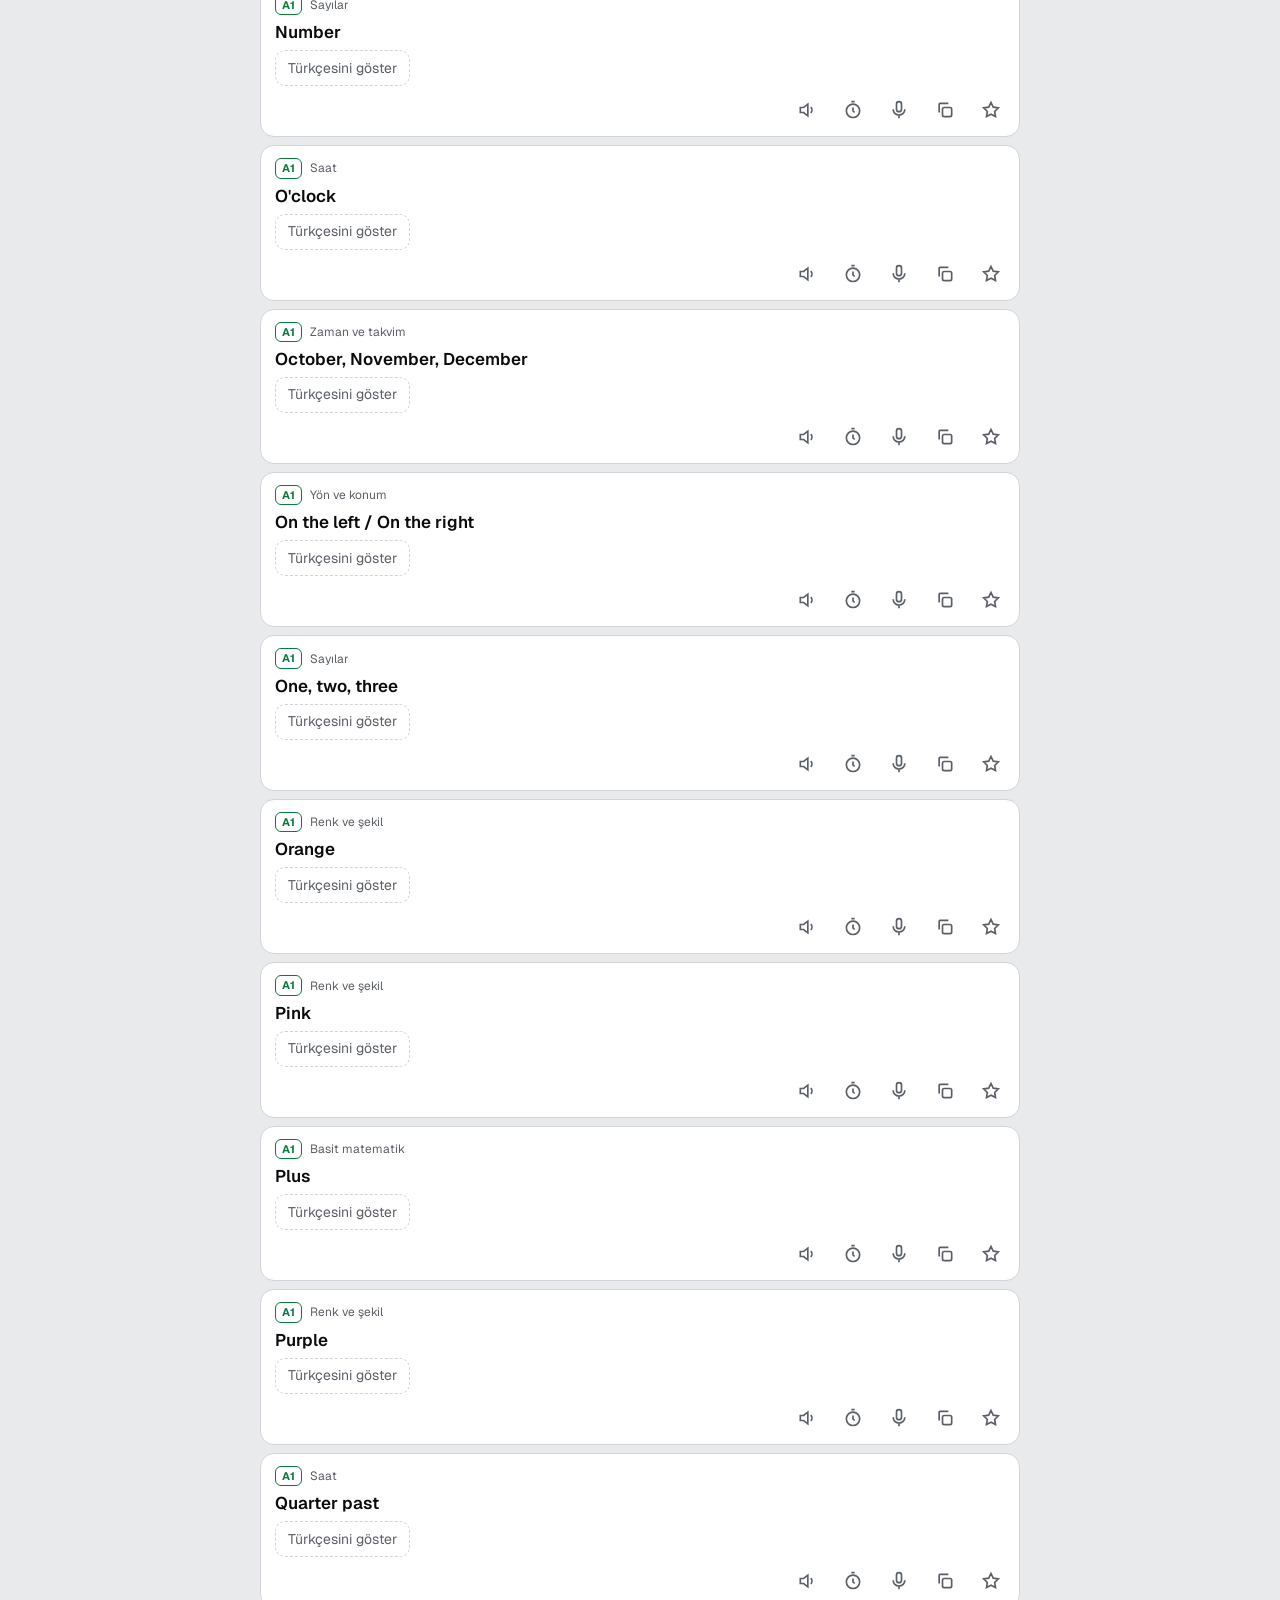
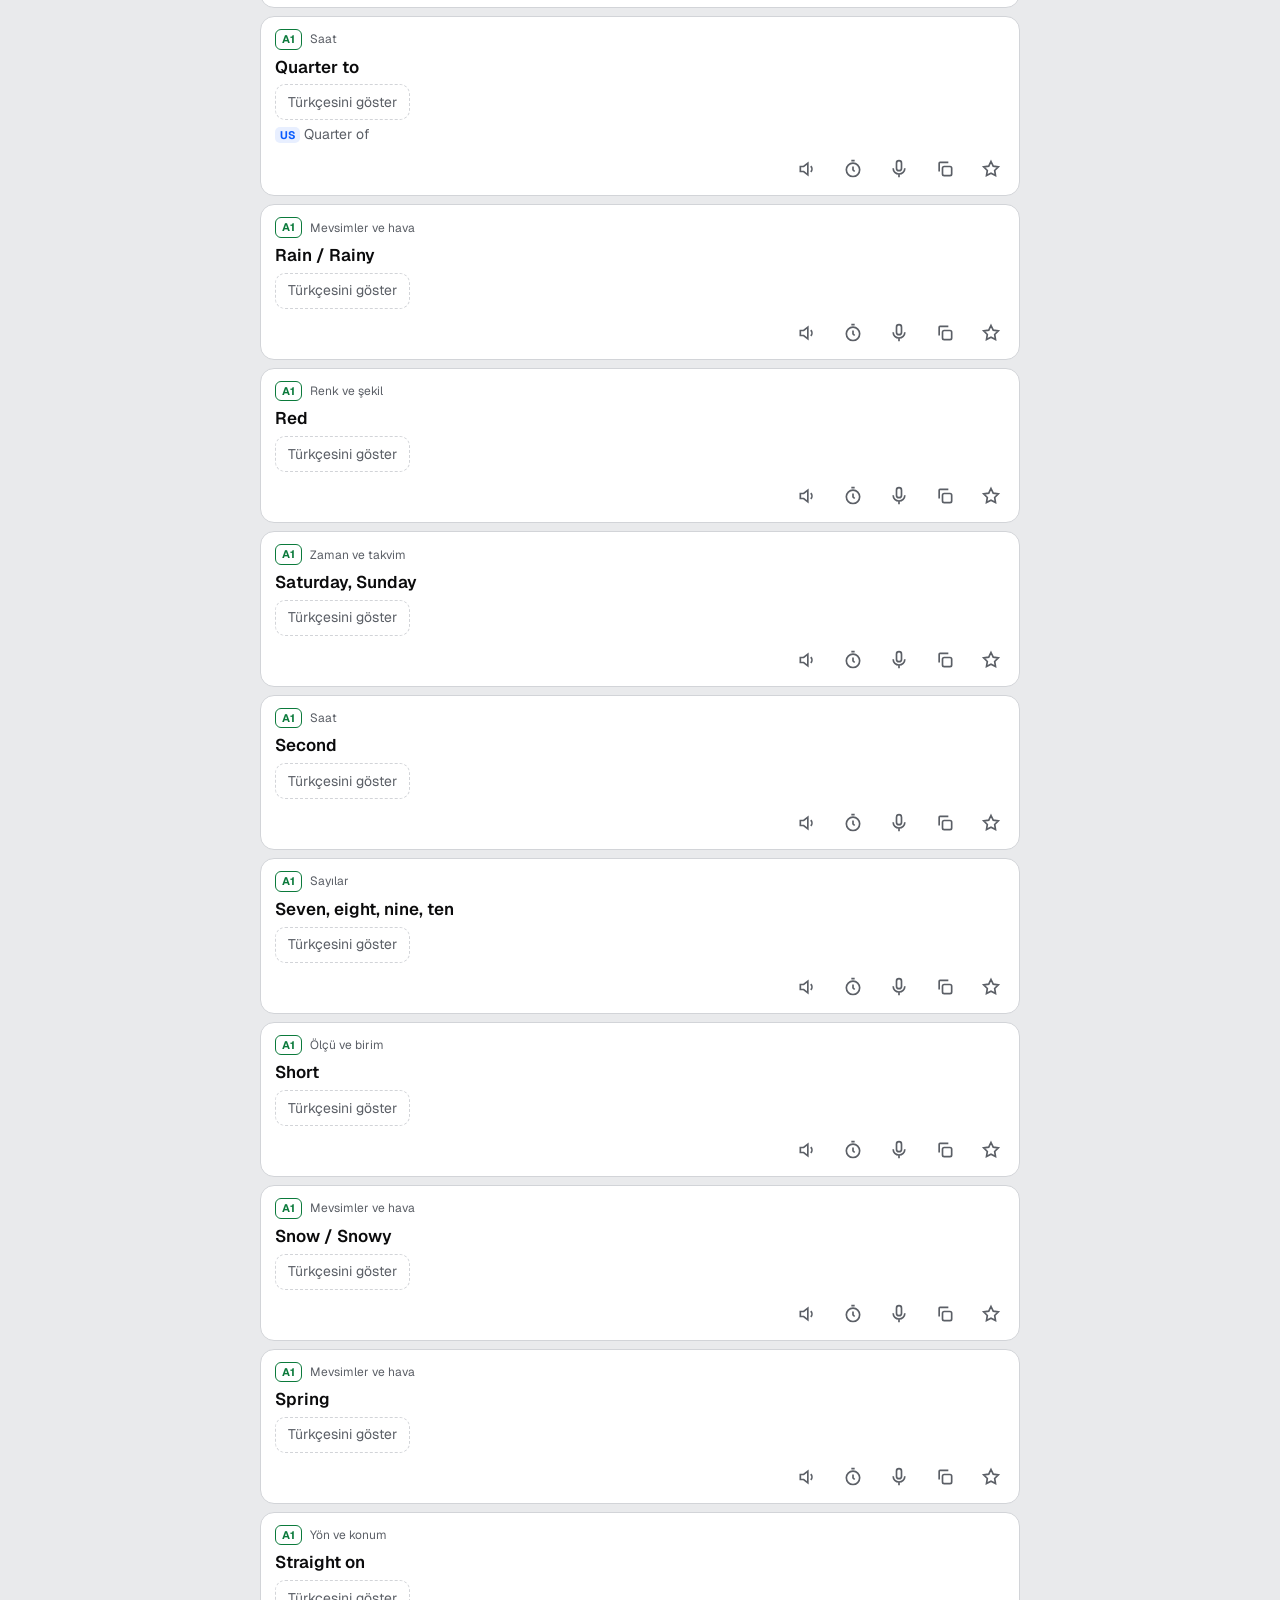
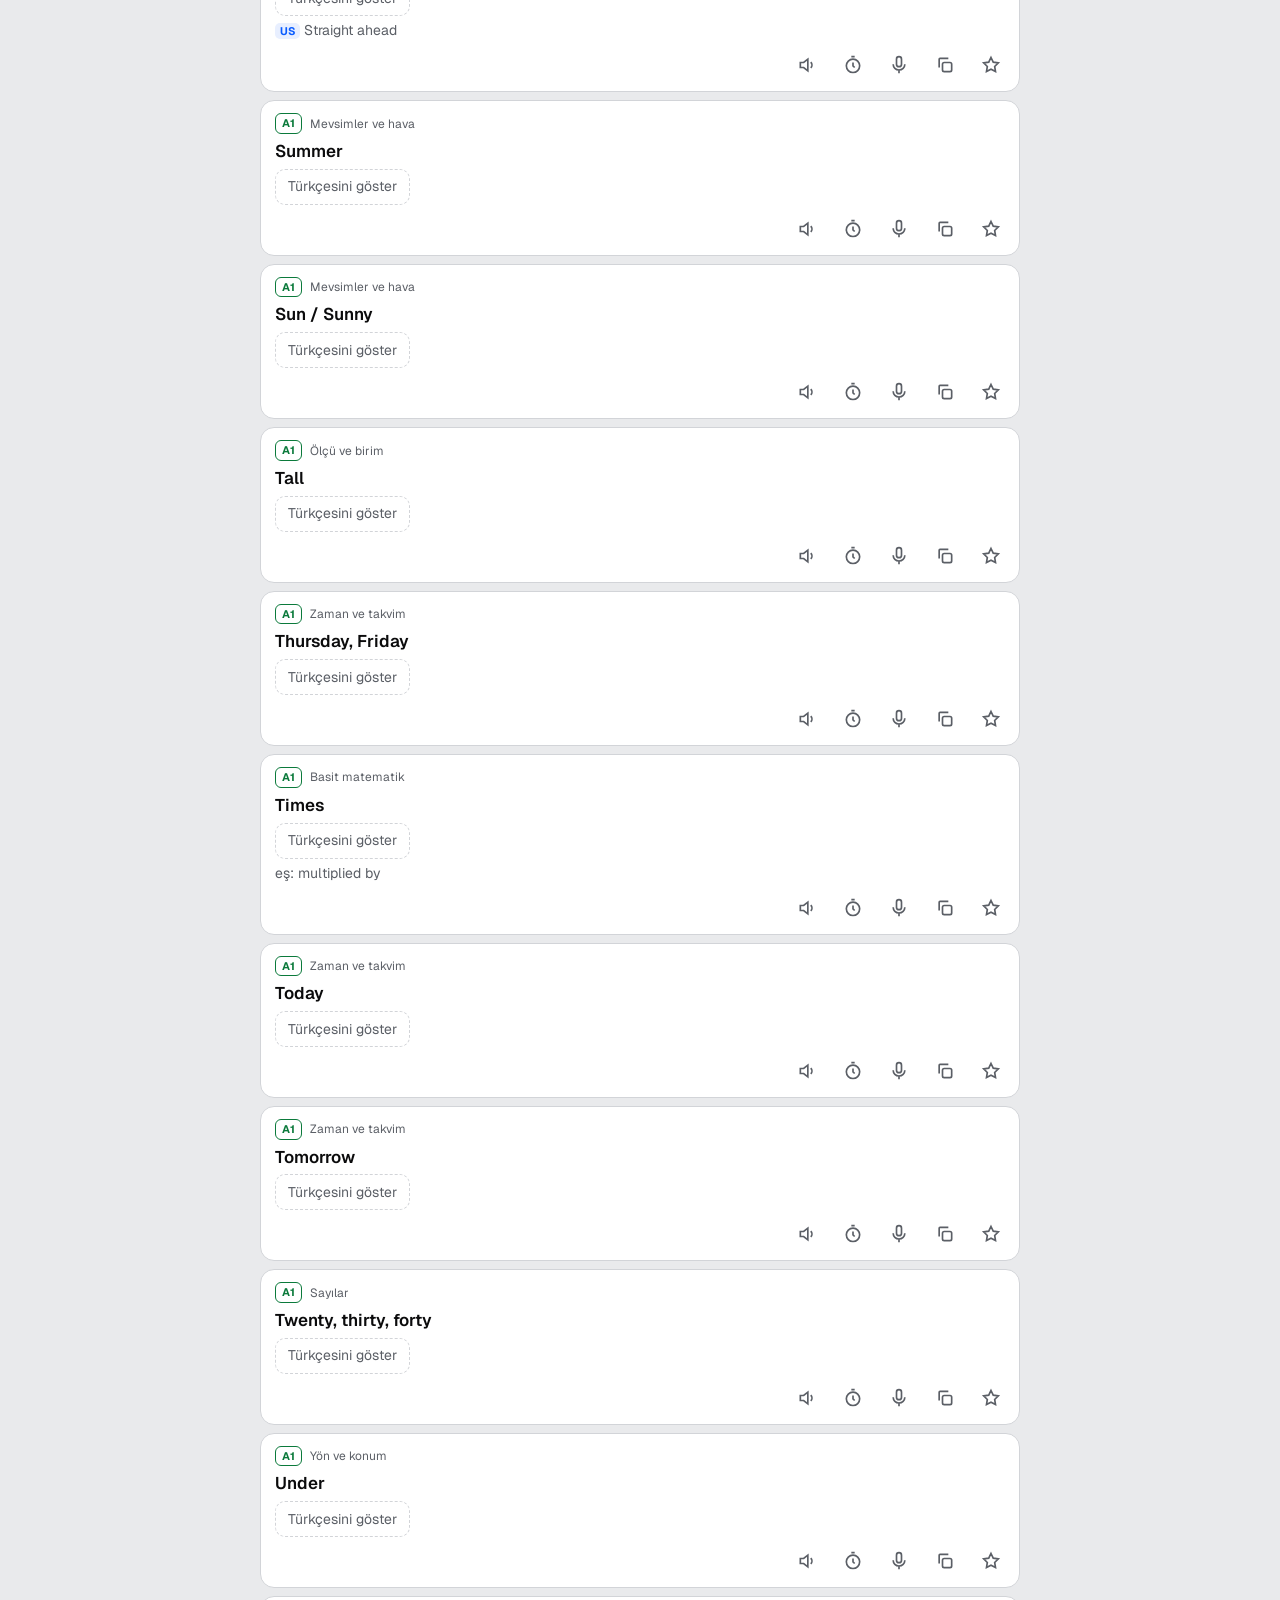
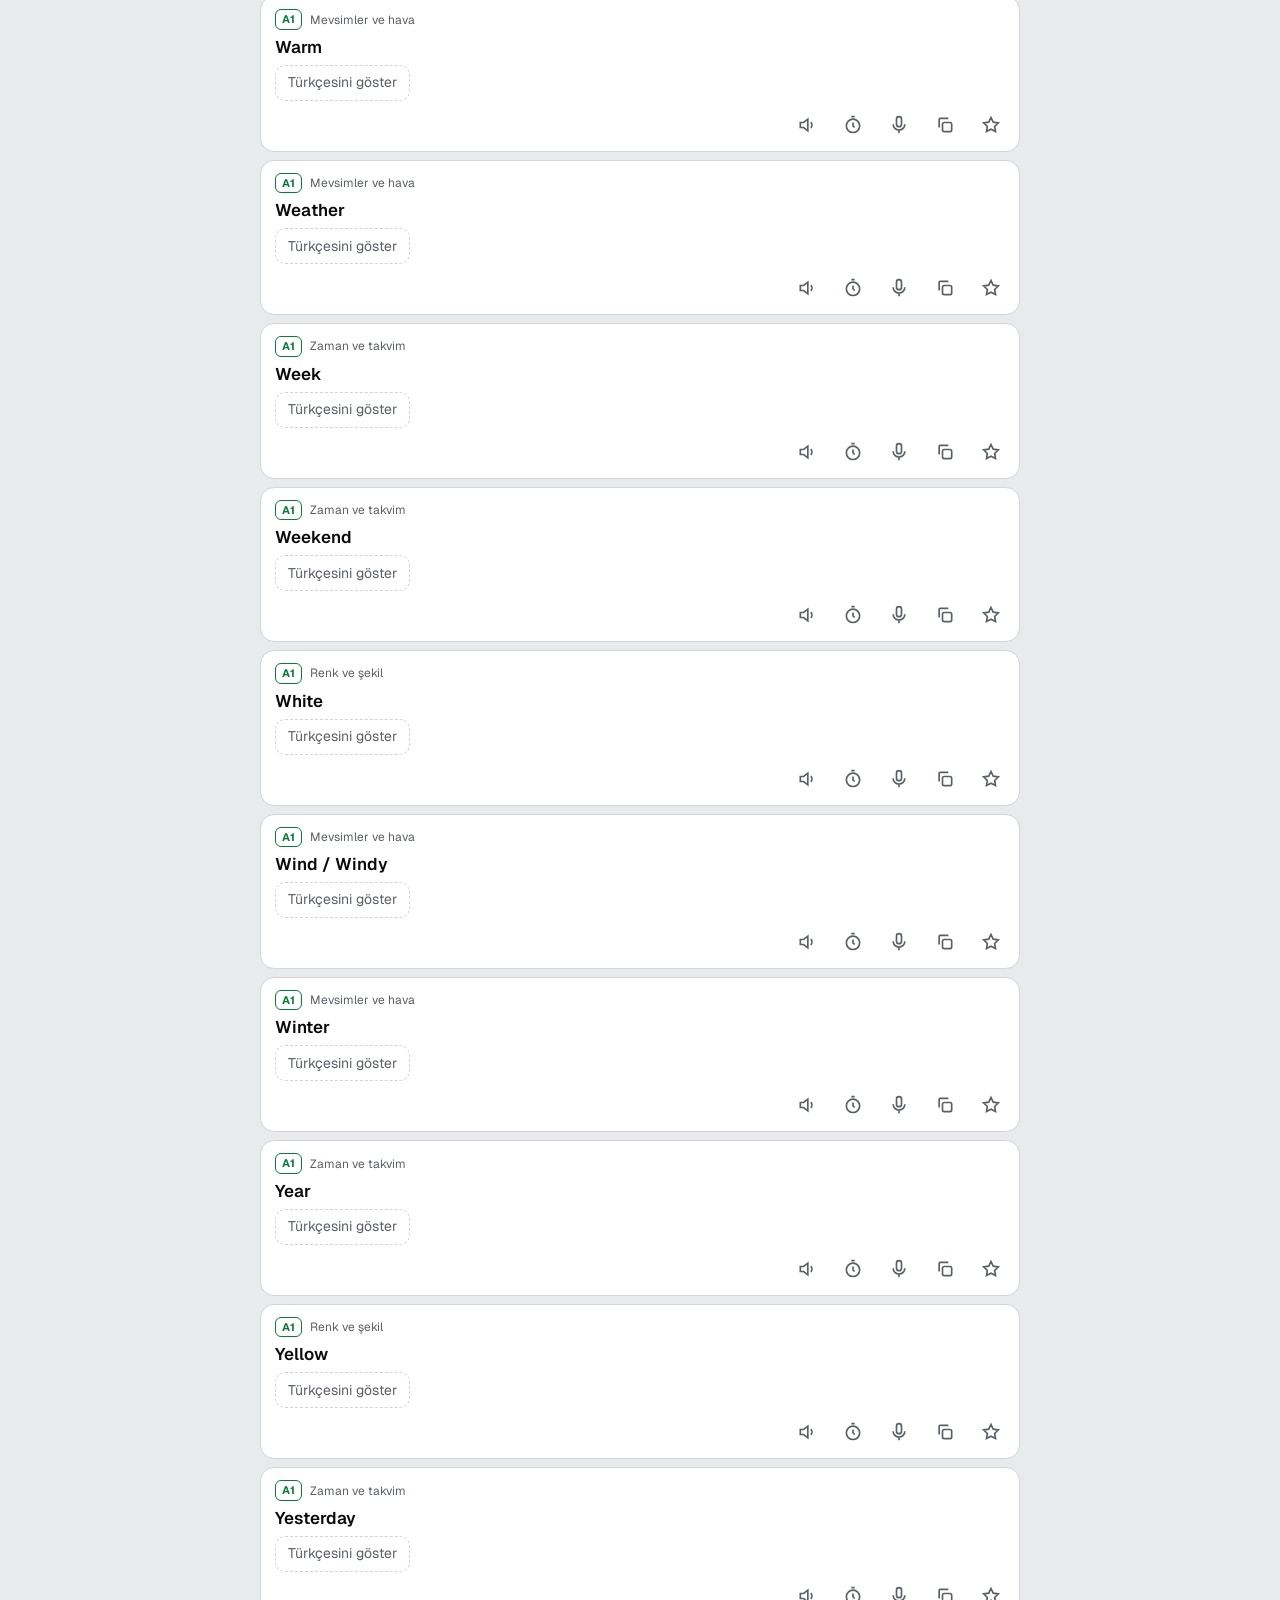
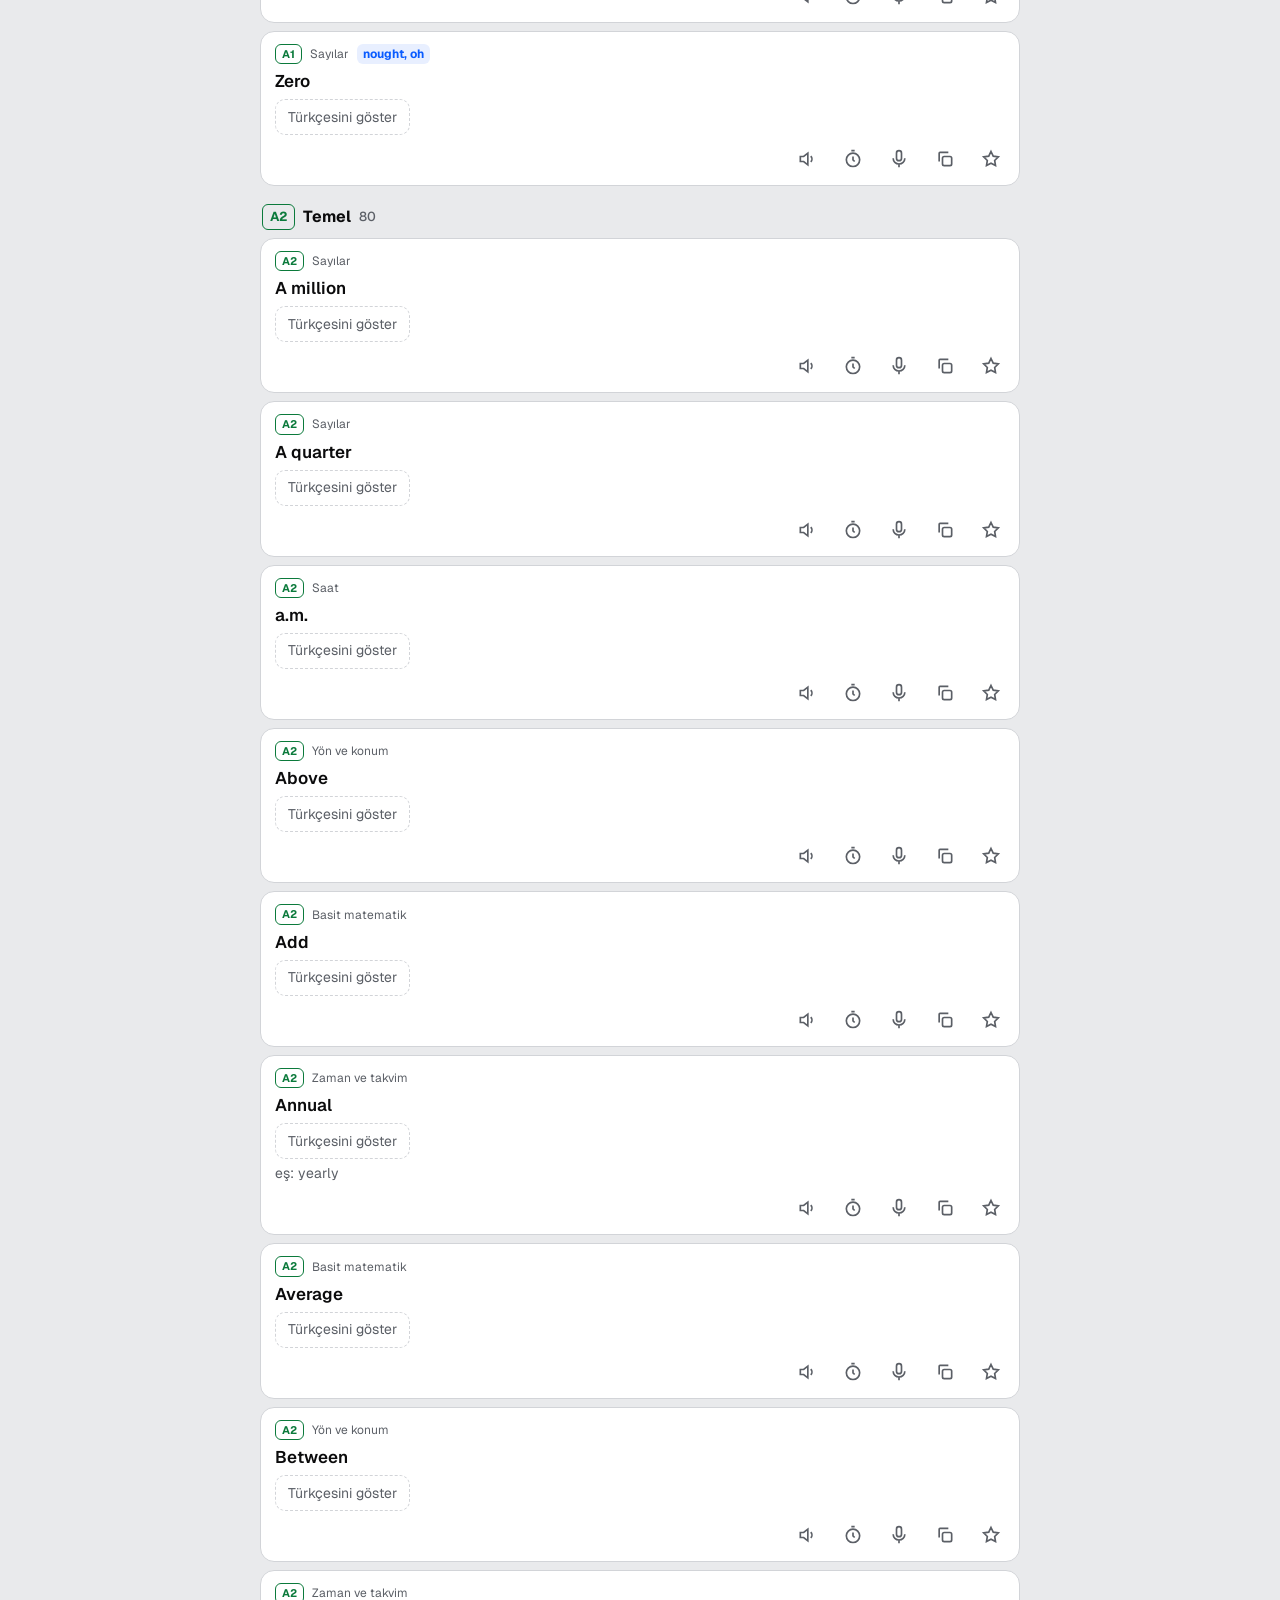
<file: gun.html>
<!DOCTYPE html>
<html lang="tr">
<head>
<meta charset="utf-8">
<meta name="viewport" content="width=device-width,initial-scale=1,viewport-fit=cover">
<meta name="theme-color" content="#0b0b0c">
<meta name="apple-mobile-web-app-capable" content="yes">
<meta name="mobile-web-app-capable" content="yes">
<meta name="apple-mobile-web-app-title" content="GünTerim">
<meta name="apple-mobile-web-app-status-bar-style" content="black">
<link rel="manifest" href="gun.webmanifest">
<link rel="icon" href="gun-icon-192.png">
<link rel="apple-touch-icon" href="gun-apple-touch-icon.png">
<title>GünTerim</title>
<link rel="preconnect" href="https://fonts.googleapis.com">
<link href="https://fonts.googleapis.com/css2?family=Geist:wght@400;500;600;700&display=swap" rel="stylesheet">
<link rel="stylesheet" href="app.css">
<style>:root{--acc:#0a5cff;--soft-l:#e8efff;--soft-d:#152039}</style>
<script>window.APP={"id": "gun", "name": "GünTerim", "nameHtml": "Gün<i>Terim</i>", "sub": "Günlük hayat İngilizcesi", "store": "gunterim", "other": {"name": "FinTerim", "href": "index.html", "desc": "Muhasebe, finans ve iş İngilizcesi"}, "data": {"t": "gun-terms.txt", "p": "gun-phrases.txt"}, "tSec": [["base", "Temeller", ["n_num", "n_time", "n_cal", "n_wea", "n_math", "n_col", "n_meas", "n_dir"]], ["words", "Temel kelimeler", ["b_noun", "b_verb", "b_adj", "b_adv", "b_small"]], ["topic", "Konu kelimeleri", ["v_people", "v_home", "v_food", "v_clo", "v_body", "v_job", "v_country", "v_city", "v_tech"]]], "pSec": [["base", "Temeller", ["n_num", "n_time", "n_cal", "n_wea", "n_math", "n_col", "n_meas", "n_dir"]], ["me", "Ben ve evim", ["h_intro", "h_fam", "h_rout", "h_home", "h_cook"]], ["city", "Şehirde", ["c_mkt", "c_clo", "c_rest", "c_tran", "c_bank", "c_serv", "c_tech"]], ["health", "Sağlık ve acil", ["s_doc", "s_emg"]], ["people", "İnsanlarla", ["p_chat", "p_plan", "p_phone", "p_date", "p_comp", "p_cel"]], ["free", "Boş zaman", ["l_hob", "l_media", "l_trav"]], ["tool", "Konuşma araçları", ["k_rep", "k_q", "k_story", "k_desc", "k_req", "k_op", "k_thx", "k_emo", "k_cond", "k_tlink", "k_why", "k_contr", "k_purp", "k_idiom"]]], "labels": {"n_num": "Sayılar", "n_time": "Saat", "n_cal": "Zaman ve takvim", "n_wea": "Mevsimler ve hava", "n_math": "Basit matematik", "n_col": "Renk ve şekil", "n_meas": "Ölçü ve birim", "n_dir": "Yön ve konum", "b_noun": "Temel isimler", "b_verb": "Fiiller", "b_adj": "Sıfatlar", "b_adv": "Zarflar", "b_small": "Küçük kelimeler (edat, bağlaç)", "v_people": "Aile ve insanlar", "v_home": "Ev ve eşyalar", "v_food": "Yiyecek ve mutfak", "v_clo": "Giyim", "v_body": "Vücut ve sağlık", "v_job": "Meslekler", "v_country": "Ülkeler ve diller", "v_city": "Şehir ve ulaşım", "v_tech": "Teknoloji", "h_intro": "Tanışma", "h_fam": "Aile ve arkadaşlar", "h_rout": "Günlük rutin", "h_home": "Ev, kira, komşular", "h_cook": "Mutfak ve yemek yapma", "c_mkt": "Market", "c_clo": "Giyim ve alışveriş", "c_rest": "Restoran ve kafe", "c_tran": "Ulaşım ve araba", "c_bank": "Banka, kargo, resmî işler", "c_serv": "Kuaför ve tamirci", "c_tech": "Teknoloji ve internet", "s_doc": "Doktor ve eczane", "s_emg": "Acil durumlar", "p_chat": "Sohbet", "p_plan": "Plan ve randevu", "p_phone": "Telefon ve mesaj", "p_date": "Flört ve ilişkiler", "p_comp": "İltifat", "p_cel": "Kutlamalar ve özel günler", "l_hob": "Hobiler ve spor", "l_media": "Film, müzik, kitap", "l_trav": "Seyahat ve otel", "k_rep": "Anlamadığını söylemek", "k_q": "Soru sormak", "k_story": "Olay anlatmak", "k_desc": "Tarif etmek", "k_req": "Rica ve izin", "k_op": "Fikir, katılma, itiraz", "k_thx": "Teşekkür, özür, tepki", "k_emo": "Duygular", "k_cond": "Koşul söylemek", "k_tlink": "Zamanı bağlamak", "k_why": "Sebep söylemek", "k_contr": "Karşıtlık", "k_purp": "Amaç ve önlem", "k_idiom": "Deyimler ve kalıp sözler"}, "tr": {"t": "tap", "p": "tap", "s": "tap", "r": "tap", "l": "tap"}, "ph": {"t": "Ara: kitchen, yarın, weather…", "p": "Ara: how much, ne kadar, unless…"}, "levelNote": "A1–C2 seviyeleri genel İngilizcedeki CEFR düzeyine göre verilmiştir: kelimenin ne kadar yaygın olduğu ve cümle yapısının zorluğu esas alınmıştır."};</script>
<script src="app.js" defer></script>
</head>
<body><noscript>Bu uygulama için JavaScript gerekir.</noscript></body>
</html>
</file>
<file: app.css>
:root{--soft-l:#fff1ea;--soft-d:#2a1c15}
/* VOICE: calm, exact pocket instrument for a finance professional learning between meetings
   IDEA: a precision instrument — black housing, aluminium face, one orange pointer
   PICTURE: the working list / flash card / mic dial itself, opening mid-use
   COLOUR and TYPE: aluminium #e9eaec, black, orange #ff4f00; night #141517; Geist
   LAYOUT: black header with direction switch, sticky filter bar, cards, five-tab bottom bar */
:root{color-scheme:light dark;--acc:#ff4f00;--bg:light-dark(#e9eaec,#141517);--card:light-dark(#fff,#1d1f22);--ink:light-dark(#0b0b0c,#f1f2f3);--mute:light-dark(#5b5f66,#9ca1a8);--line:light-dark(#d2d4d8,#2d3034);--soft:light-dark(var(--soft-l),var(--soft-d));--ok:light-dark(#0b7a3b,#4cd685);--bad:light-dark(#c4161c,#ff6b6b)}
:root[data-theme=light]{color-scheme:light}:root[data-theme=dark]{color-scheme:dark}
*{box-sizing:border-box;min-width:0}
body{margin:0;background:var(--bg);color:var(--ink);font:16px/1.5 Geist,system-ui,-apple-system,"Segoe UI",Roboto,sans-serif;overflow-x:clip;-webkit-tap-highlight-color:transparent}
button,select,input{font:inherit;color:inherit}
button{cursor:pointer}
button:focus-visible,input:focus-visible,select:focus-visible{outline:2px solid var(--acc);outline-offset:2px}
.wrap{max-width:760px;margin:0 auto}
.top{background:#0b0b0c;color:#f4f4f5;padding:calc(env(safe-area-inset-top) + 12px) max(16px,env(safe-area-inset-right)) 12px max(16px,env(safe-area-inset-left))}
.brand{display:flex;align-items:center;gap:10px}
.brand>div:first-child{flex:1}
h1{margin:0;font-size:30px;line-height:1.05;font-weight:700;letter-spacing:-.02em}
h1 i{font-style:normal;color:var(--acc)}
.sub{margin:3px 0 0;font-size:13px;color:#a7abb2}
.seg{display:flex;background:#232529;border-radius:12px;padding:3px;flex:none}
.seg button{border:0;background:none;min-height:40px;padding:0 10px;border-radius:9px;font-weight:600;font-size:14px;color:#c9ccd1;white-space:nowrap}
.seg button[aria-pressed=true]{background:var(--acc);color:#fff}
.gear{width:44px;height:44px;border:0;background:#232529;border-radius:12px;color:#c9ccd1;display:grid;place-items:center;flex:none}
.gear svg{width:22px;height:22px}
.bar{position:sticky;top:0;z-index:5;background:var(--bg);padding:10px max(16px,env(safe-area-inset-right)) 6px max(16px,env(safe-area-inset-left));border-bottom:1px solid var(--line)}
.search{position:relative}
.search svg{position:absolute;left:14px;top:50%;transform:translateY(-50%);width:18px;height:18px;color:var(--mute)}
.search input{width:100%;height:46px;border-radius:12px;border:1px solid var(--line);background:var(--card);font-size:16px;padding:0 44px}
.search input::-webkit-search-cancel-button{-webkit-appearance:none;display:none}
.search .clr{position:absolute;right:3px;top:3px;width:40px;height:40px;border:0;background:none;color:var(--mute);font-size:22px;display:none}
.seg2{display:flex;gap:4px;background:var(--card);border:1px solid var(--line);border-radius:12px;padding:3px;margin-top:8px}
.seg2 button{flex:1;border:0;background:none;min-height:38px;border-radius:9px;font-weight:600;font-size:14px;color:var(--mute);white-space:nowrap;padding:0 6px}
.seg2 button[aria-pressed=true]{background:var(--ink);color:var(--bg)}
.chips{display:flex;gap:6px;overflow-x:auto;padding:8px 0 2px;scrollbar-width:none}
.chips::-webkit-scrollbar{display:none}
.chip{flex:none;border:1px solid var(--line);background:var(--card);border-radius:999px;min-height:36px;padding:0 13px;font-size:14px;white-space:nowrap;display:inline-flex;align-items:center;gap:5px}
.chip[aria-pressed=true]{background:var(--ink);color:var(--bg);border-color:var(--ink)}
.chip.lvc{font-weight:600;padding:0 11px}
.chip svg{width:15px;height:15px}
main{padding:10px max(16px,env(safe-area-inset-right)) calc(92px + env(safe-area-inset-bottom)) max(16px,env(safe-area-inset-left))}
.meta{display:flex;justify-content:space-between;gap:8px;font-size:13px;color:var(--mute);margin:2px 2px 10px}
.list{display:grid;gap:8px}
.card{background:var(--card);border-radius:14px;padding:12px 14px 6px;border:1px solid var(--line)}
.ctop{display:flex;align-items:center;gap:8px;font-size:12px;color:var(--mute)}
.lv{font-weight:700;font-size:11px;border-radius:6px;padding:1px 6px;border:1px solid currentColor;flex:none}
.lv-A1,.lv-A2{color:light-dark(#0b7a3b,#4cd685)}.lv-B1,.lv-B2{color:light-dark(#0a5cff,#7aa7ff)}.lv-C1,.lv-C2{color:var(--acc)}
.best{margin-left:auto;font-weight:600;font-variant-numeric:tabular-nums}
.src{font-weight:600;font-size:17px;line-height:1.35;margin-top:6px}
.dst{color:var(--mute);font-size:16px;line-height:1.4;margin-top:2px}
.us,.alt{font-size:14px;color:var(--mute);margin-top:4px}
.us b{font-size:11px;font-weight:700;border-radius:5px;padding:1px 5px;background:var(--soft);color:var(--acc);margin-right:4px}
.acts{display:flex;justify-content:flex-end;gap:2px;margin-top:4px;margin-right:-8px}
.ib{width:44px;height:40px;border:0;background:none;border-radius:10px;display:grid;place-items:center;color:var(--mute)}
.ib:active{background:var(--soft)}
.ib svg{width:20px;height:20px}
.ib.on{color:var(--acc)}.ib.on svg{fill:currentColor}
.lvh{display:flex;align-items:center;gap:8px;margin:10px 2px 0;font-size:16px}.lvh .lv{font-size:13px;padding:2px 7px}.lvh small{color:var(--mute);font-weight:500;font-size:13px}
.empty{text-align:center;padding:44px 16px;color:var(--mute)}
.empty b{display:block;color:var(--ink);font-size:18px;margin-bottom:4px}
.note{background:var(--soft);border-radius:14px;padding:12px 14px;margin-bottom:10px;font-size:15px}
.note b{font-size:18px;color:var(--acc);margin-right:6px}
.more{height:40px}
.nav{position:fixed;left:0;right:0;bottom:0;z-index:6;background:var(--card);border-top:1px solid var(--line);padding:4px max(6px,env(safe-area-inset-right)) calc(4px + env(safe-area-inset-bottom)) max(6px,env(safe-area-inset-left))}
.nav .wrap{display:grid;grid-template-columns:repeat(5,minmax(0,1fr))}
.nav button{border:0;background:none;min-height:54px;display:flex;flex-direction:column;align-items:center;justify-content:center;gap:2px;font-size:11.5px;color:var(--mute);border-radius:10px}
.nav svg{width:22px;height:22px}
.nav button[aria-current=page]{color:var(--acc);font-weight:600}
.deck{background:var(--card);border:1px solid var(--line);border-radius:14px;padding:4px 12px 10px;margin-bottom:12px}
.deck .seg2{border:0;padding:0;background:none;display:grid;grid-template-columns:repeat(4,minmax(0,1fr))}
.deck .seg2 button{font-size:13px;padding:0 2px}
.deck .seg2 button{background:var(--bg)}
.deck .seg2 button[aria-pressed=true]{background:var(--ink)}
.deck .seg2.dsec{display:flex;margin-top:6px}.deck .seg2.dsec button{flex:1;font-size:13px}
.sel{display:flex;align-items:center;gap:8px;margin-top:8px;font-size:14px;color:var(--mute)}
.sel select{flex:1;min-height:42px;border-radius:10px;border:1px solid var(--line);background:var(--bg);font-size:16px;padding:0 8px}
.cnt{font-size:13px;color:var(--mute);margin-top:6px}
.flash{background:#0b0b0c;color:#f4f4f5;border-radius:20px;min-height:270px;padding:22px 20px;display:flex;flex-direction:column;justify-content:space-between;border:0;text-align:left;width:100%}
.flash .k{font-size:13px;color:#a7abb2}
.flash .q{font-size:clamp(23px,6vw,32px);line-height:1.15;font-weight:700;text-wrap:balance;margin:16px 0}
.flash .a{font-size:19px;color:var(--acc);font-weight:600}
.flash .h{font-size:13px;color:#a7abb2}
.row{display:grid;grid-template-columns:repeat(2,minmax(0,1fr));gap:10px;margin-top:10px}
.row3{grid-template-columns:repeat(3,minmax(0,1fr))}
.btn{min-height:50px;border-radius:14px;border:1px solid var(--line);background:var(--card);font-weight:600;font-size:15px;display:inline-flex;align-items:center;justify-content:center;gap:6px;padding:0 8px}
.btn svg{width:20px;height:20px}
.btn.pri{background:var(--acc);border-color:var(--acc);color:#fff}
.btn:disabled{opacity:.45}
.prog{margin-top:14px;background:var(--card);border:1px solid var(--line);border-radius:14px;padding:10px 14px}
.prog h3,.box h3{margin:4px 0 8px;font-size:15px}
.pr{display:grid;grid-template-columns:2.2em minmax(0,1fr) 5.5em;gap:8px;align-items:center;font-size:13px;margin:6px 0}
.pr .t{height:8px;border-radius:4px;background:var(--bg);overflow:hidden}
.pr .t i{display:block;height:100%;background:var(--acc)}
.pr span:last-child{text-align:right;color:var(--mute);font-variant-numeric:tabular-nums;white-space:nowrap}
.target{background:var(--card);border:1px solid var(--line);border-radius:18px;padding:16px}
.target .en{font-size:clamp(22px,5.6vw,28px);font-weight:700;line-height:1.2;margin:8px 0 4px;text-wrap:balance}
.target .tr{color:var(--mute)}
.mic{display:grid;place-items:center;margin:16px auto 6px;width:96px;height:96px;border-radius:50%;border:0;background:var(--acc);color:#fff;box-shadow:0 0 0 8px var(--soft)}
.mic svg{width:40px;height:40px}
.mic.live{animation:pulse 1.2s ease-in-out infinite}
@keyframes pulse{50%{box-shadow:0 0 0 18px var(--soft)}}
.micl{text-align:center;font-size:14px;color:var(--mute);min-height:1.5em}
.res{margin-top:12px;background:var(--card);border:1px solid var(--line);border-radius:14px;padding:14px}
.score{font-size:40px;font-weight:700;line-height:1;font-variant-numeric:tabular-nums}
.words{display:flex;flex-wrap:wrap;gap:6px;margin:10px 0 6px}
.w{border:0;border-radius:8px;padding:5px 9px;font-size:17px;font-weight:600}
.w.ok{background:light-dark(#e4f5ea,#173323);color:var(--ok)}
.w.miss{background:light-dark(#fde7e7,#3a1a1a);color:var(--bad);text-decoration:underline wavy;text-underline-offset:4px}
.heard{font-size:14px;color:var(--mute)}
.box{margin-top:12px;background:var(--card);border:1px solid var(--line);border-radius:14px;padding:10px 14px}
.hw{display:flex;flex-wrap:wrap;gap:6px}
.warn{background:var(--soft);border-radius:12px;padding:10px 12px;font-size:14px;margin-top:10px}
.grid2{display:grid;grid-template-columns:repeat(2,minmax(0,1fr));gap:8px 12px}
@media(max-width:600px){.grid2{grid-template-columns:minmax(0,1fr)}}
.fld{font-size:13px;color:var(--mute)}
.fld .seg2{margin-top:4px}
.fld .seg2 button{background:var(--bg)}
.fld .seg2 button[aria-pressed=true]{background:var(--ink)}
.tg{display:flex;align-items:center;justify-content:space-between;min-height:44px;font-size:15px;color:var(--ink);border-top:1px solid var(--line);margin-top:8px}
.tg input{width:22px;height:22px;accent-color:var(--acc)}
.now{background:#0b0b0c;color:#f4f4f5;border-radius:20px;padding:20px;margin-top:12px;min-height:200px;display:flex;flex-direction:column;justify-content:center}
.now .n{font-size:13px;color:#a7abb2}
.now .e{font-size:clamp(22px,6vw,30px);font-weight:700;line-height:1.2;margin:10px 0 6px;text-wrap:balance}
.now .t{font-size:18px;color:var(--acc)}
.ctl{display:grid;grid-template-columns:1fr 1.4fr 1fr;gap:10px;margin-top:10px}
.ctl .btn{min-height:58px}
.night{position:fixed;inset:0;z-index:20;background:#000;color:#6b6f75;display:none;flex-direction:column;justify-content:center;padding:32px;text-align:center}
.night.on{display:flex}
.night .e{font-size:30px;font-weight:700;line-height:1.2}
.night .t{font-size:20px;margin-top:12px;color:#8a4a2a}
.night small{position:absolute;bottom:calc(24px + env(safe-area-inset-bottom));left:0;right:0;font-size:13px}
dialog{border:0;border-radius:20px;padding:0;width:min(560px,94vw);max-height:88vh;background:var(--card);color:var(--ink)}
dialog::backdrop{background:rgba(0,0,0,.5)}
.dlg{padding:18px 18px 14px;overflow:auto;max-height:88vh}
.dlg h2{margin:0 0 6px;font-size:22px}
.dlg p{font-size:14px;color:var(--mute);margin:8px 0}
.dlg .x{float:right;width:44px;height:44px;border:0;background:none;font-size:26px;color:var(--mute);margin:-10px -10px 0 0}
.toast{position:fixed;left:50%;bottom:calc(84px + env(safe-area-inset-bottom));transform:translateX(-50%) translateY(20px);background:var(--ink);color:var(--bg);padding:10px 16px;border-radius:999px;font-size:14px;opacity:0;pointer-events:none;transition:.2s;z-index:30;white-space:nowrap}
.toast.show{opacity:1;transform:translateX(-50%) translateY(0)}
@media(prefers-reduced-motion:reduce){.toast{transition:none}.mic.live{animation:none}}
@media(max-width:380px){h1{font-size:25px}.seg button{padding:0 8px;font-size:13px}.nav button{font-size:10.5px}}

.chip.trc{margin-left:auto;font-size:13px;gap:4px}.chip.trc b{font-weight:700}
.chips.secs .chip{font-weight:600}
.reveal{border:1px dashed var(--line);background:none;border-radius:10px;min-height:36px;padding:0 12px;margin-top:6px;color:var(--mute);font-size:14px}
.src[data-a]{cursor:pointer}
.ctag{font-weight:700;color:var(--acc);border-radius:6px;background:var(--soft);padding:1px 6px}
details.gnote{background:var(--soft);border-radius:14px;padding:4px 14px;margin-bottom:10px;font-size:14px}
details.gnote summary{min-height:40px;display:flex;align-items:center;font-weight:600;cursor:pointer}
details.gnote p{margin:6px 0}details.gnote b{color:var(--acc)}
.srs{display:flex;gap:14px;flex-wrap:wrap;font-size:13px;color:var(--mute);margin:0 2px 10px}.srs b{color:var(--ink);font-variant-numeric:tabular-nums}
.flash .big{display:grid;place-items:center;margin:16px 0}.flash .big svg{width:64px;height:64px;color:var(--acc)}
.cue{display:none;margin-top:10px;font-weight:700;color:var(--acc);font-size:18px;align-items:center;gap:8px}.cue.on{display:flex}.cue svg{width:22px;height:22px}
.now .t.hid{color:#a7abb2;font-size:15px;font-weight:500}
.applink{display:flex;align-items:center;justify-content:space-between;gap:10px;background:var(--soft);border-radius:14px;padding:12px 14px;margin-top:12px;color:var(--ink);text-decoration:none;font-weight:600}
.applink small{display:block;font-weight:400;color:var(--mute)}
.meta{align-items:center}.cnt{display:flex;align-items:center;justify-content:space-between;gap:8px}
.drive{display:grid;grid-template-columns:repeat(2,minmax(0,1fr));gap:10px;margin-bottom:8px}.btn.big{min-height:64px;font-size:17px}.btn.big svg{width:24px;height:24px}
.night{user-select:none;-webkit-user-select:none;-webkit-touch-callout:none;touch-action:none}
.night.drv .e{font-size:clamp(30px,9vw,46px);color:#8d9198}.night .drvl{position:absolute;top:calc(22px + env(safe-area-inset-top));left:0;right:0;font-size:13px;font-weight:700;letter-spacing:.08em;color:#4a4e55}
</file>
